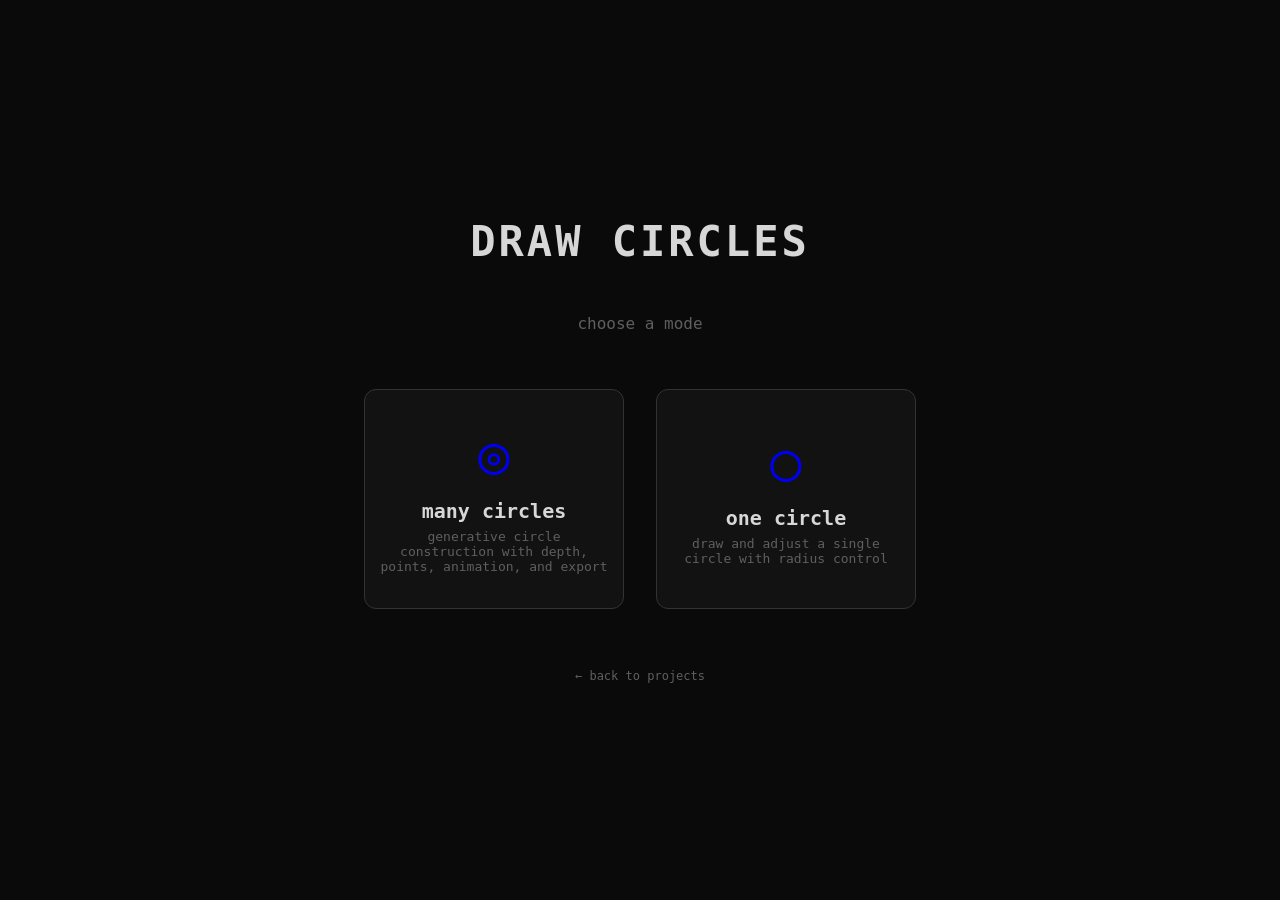
<file: draw-circles/index.html>
<!DOCTYPE html>
<html lang="en">
<head>
<meta charset="UTF-8">
<meta name="viewport" content="width=device-width, initial-scale=1.0">
<title>Draw Circles</title>
<style>
*{margin:0;padding:0;box-sizing:border-box}
html,body{width:100%;height:100%;overflow:hidden;font-family:monospace}
body{display:flex;flex-direction:column;align-items:center;justify-content:center;
     background:#0a0a0a;color:#ccc;gap:40px}
.menu-title{font-size:42px;font-weight:bold;color:#d7d7d7;letter-spacing:3px;margin-bottom:8px}
.menu-sub{font-size:16px;color:#5f5f5f;margin-bottom:16px}
.menu-options{display:flex;gap:32px;flex-wrap:wrap;justify-content:center}
.menu-card{display:flex;flex-direction:column;align-items:center;justify-content:center;
           width:260px;height:220px;background:#121212;border:1px solid #333;
           border-radius:12px;cursor:pointer;text-decoration:none;
           transition:background .2s,border-color .2s,transform .2s}
.menu-card:hover{background:#1a1a1a;border-color:#ffc832;transform:scale(1.04)}
.menu-card-icon{font-size:52px;margin-bottom:14px}
.menu-card-name{font-size:20px;font-weight:bold;color:#d7d7d7;margin-bottom:6px}
.menu-card-desc{font-size:13px;color:#5f5f5f;text-align:center;padding:0 12px}
.menu-footer{font-size:12px;color:#3a3a3a;margin-top:20px}
.menu-footer a{color:#5f5f5f;text-decoration:none}
.menu-footer a:hover{color:#ffc832}
</style>
</head>
<body>
<div class="menu-title">DRAW CIRCLES</div>
<div class="menu-sub">choose a mode</div>
<div class="menu-options">
  <a class="menu-card" href="./many-circles.html">
    <div class="menu-card-icon">◎</div>
    <div class="menu-card-name">many circles</div>
    <div class="menu-card-desc">generative circle construction with depth, points, animation, and export</div>
  </a>
  <a class="menu-card" href="./one-circle.html">
    <div class="menu-card-icon">○</div>
    <div class="menu-card-name">one circle</div>
    <div class="menu-card-desc">draw and adjust a single circle with radius control</div>
  </a>
</div>
<div class="menu-footer"><a href="../">← back to projects</a></div>
</body>
</html>
</file>
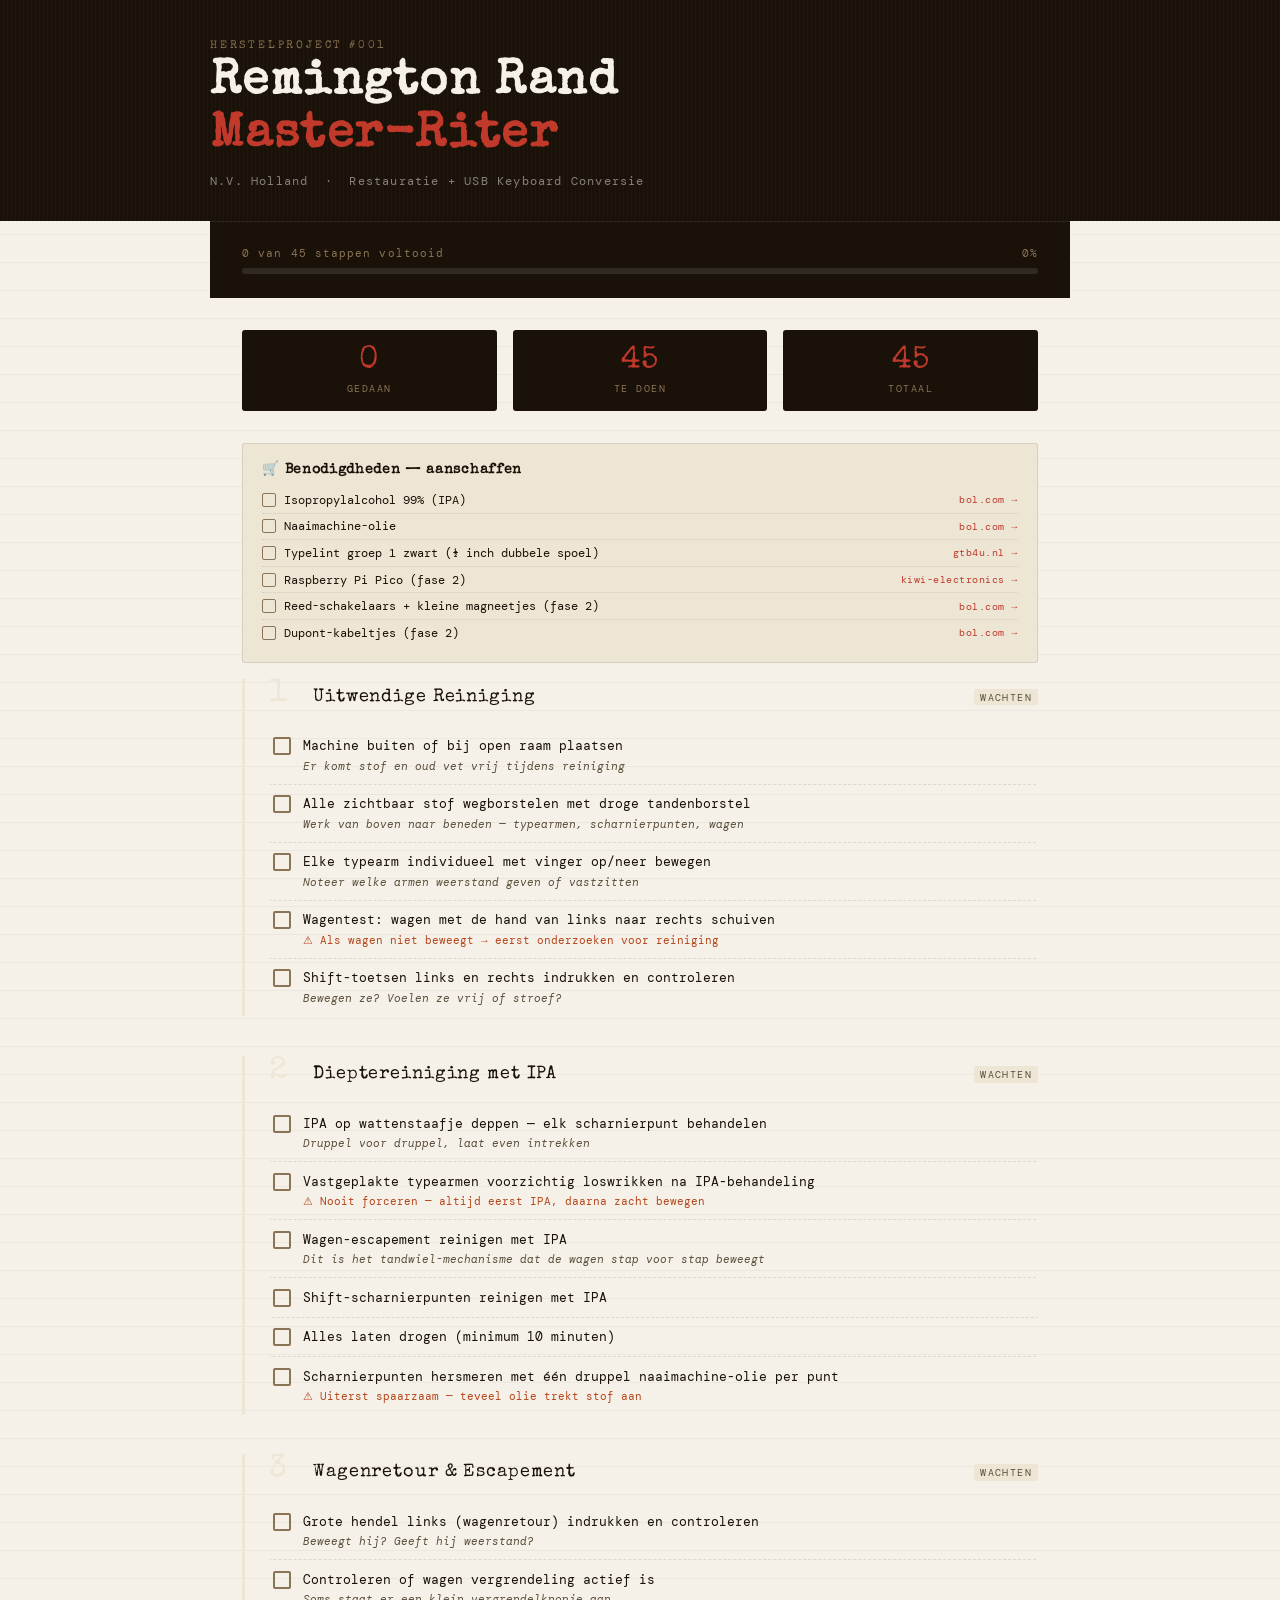
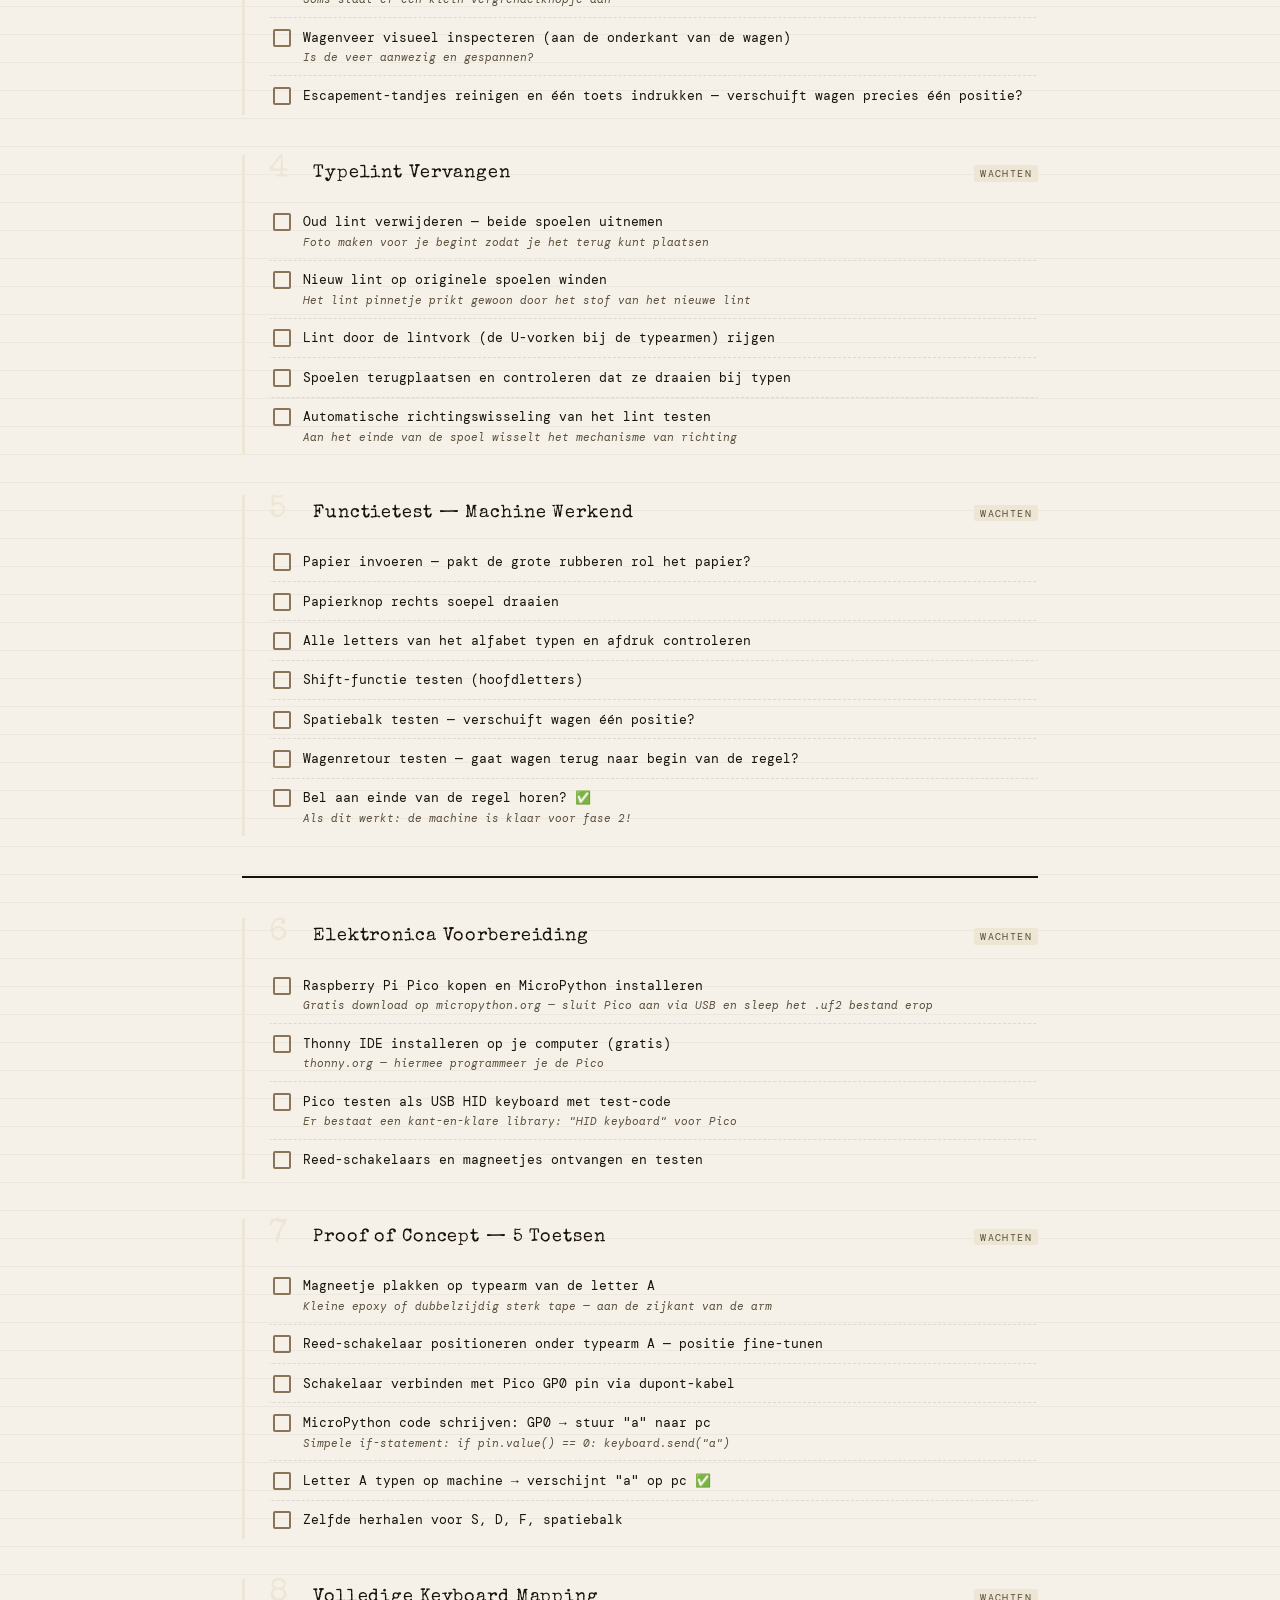
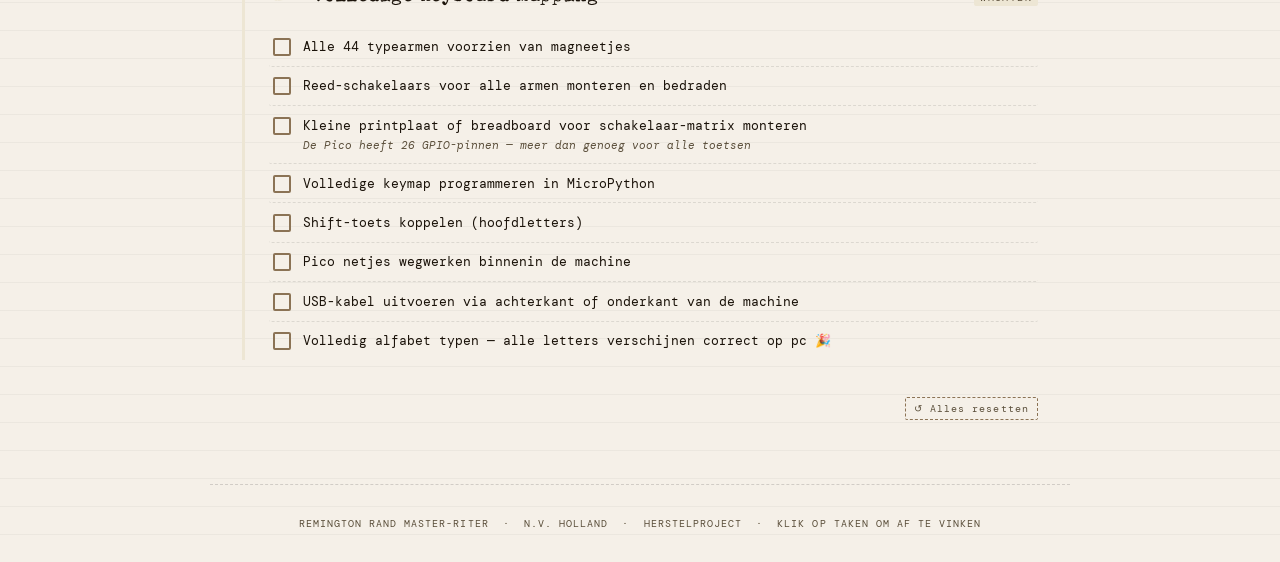
<file: typing-machine/index.html>
<!DOCTYPE html>
<html lang="nl">
<head>
<meta charset="UTF-8">
<meta name="viewport" content="width=device-width, initial-scale=1.0">
<title>Remington Rand — Herstelproject</title>
<link href="https://fonts.googleapis.com/css2?family=Special+Elite&family=DM+Mono:wght@300;400;500&display=swap" rel="stylesheet">
<style>
  :root {
    --ink: #1a1209;
    --paper: #f5f0e8;
    --paper-dark: #ede6d4;
    --ribbon-red: #c0392b;
    --ribbon-black: #1a1209;
    --key-metal: #8b7355;
    --accent: #c0392b;
    --done: #2d6a4f;
    --warn: #b5451b;
    --neutral: #5a4e3a;
  }

  * { box-sizing: border-box; margin: 0; padding: 0; }

  body {
    background: var(--paper);
    color: var(--ink);
    font-family: 'DM Mono', monospace;
    min-height: 100vh;
    background-image:
      repeating-linear-gradient(
        0deg,
        transparent,
        transparent 27px,
        rgba(0,0,0,0.04) 27px,
        rgba(0,0,0,0.04) 28px
      );
  }

  /* HEADER */
  header {
    background: var(--ink);
    color: var(--paper);
    padding: 2.5rem 2rem 2rem;
    position: relative;
    overflow: hidden;
  }

  header::before {
    content: '';
    position: absolute;
    inset: 0;
    background: repeating-linear-gradient(
      90deg,
      transparent,
      transparent 3px,
      rgba(255,255,255,0.02) 3px,
      rgba(255,255,255,0.02) 4px
    );
  }

  .header-inner {
    max-width: 860px;
    margin: 0 auto;
    position: relative;
  }

  .machine-label {
    font-family: 'Special Elite', cursive;
    font-size: 0.7rem;
    letter-spacing: 0.25em;
    text-transform: uppercase;
    color: var(--key-metal);
    margin-bottom: 0.4rem;
  }

  h1 {
    font-family: 'Special Elite', cursive;
    font-size: clamp(1.8rem, 5vw, 3rem);
    line-height: 1.1;
    letter-spacing: 0.03em;
    color: var(--paper);
  }

  h1 span {
    color: var(--ribbon-red);
  }

  .subtitle {
    margin-top: 0.6rem;
    font-size: 0.75rem;
    color: rgba(245,240,232,0.5);
    letter-spacing: 0.1em;
  }

  /* PROGRESS BAR */
  .progress-wrap {
    max-width: 860px;
    margin: 0 auto;
    padding: 1.5rem 2rem;
    background: var(--ink);
    border-top: 1px solid rgba(255,255,255,0.08);
  }

  .progress-label {
    display: flex;
    justify-content: space-between;
    font-size: 0.68rem;
    color: var(--key-metal);
    letter-spacing: 0.1em;
    margin-bottom: 0.5rem;
  }

  .progress-track {
    height: 6px;
    background: rgba(255,255,255,0.1);
    border-radius: 3px;
    overflow: hidden;
  }

  .progress-fill {
    height: 100%;
    background: linear-gradient(90deg, var(--ribbon-red), #e67e22);
    border-radius: 3px;
    transition: width 0.5s ease;
  }

  /* MAIN */
  main {
    max-width: 860px;
    margin: 0 auto;
    padding: 2rem;
  }

  /* PHASE BLOCKS */
  .phase {
    margin-bottom: 2.5rem;
    border-left: 3px solid var(--paper-dark);
    padding-left: 1.5rem;
    position: relative;
  }

  .phase.active { border-left-color: var(--ribbon-red); }
  .phase.complete { border-left-color: var(--done); }

  .phase-header {
    display: flex;
    align-items: baseline;
    gap: 0.75rem;
    margin-bottom: 1rem;
  }

  .phase-num {
    font-family: 'Special Elite', cursive;
    font-size: 2rem;
    color: var(--paper-dark);
    line-height: 1;
    min-width: 2rem;
  }

  .phase.active .phase-num { color: var(--ribbon-red); }
  .phase.complete .phase-num { color: var(--done); }

  .phase-title {
    font-family: 'Special Elite', cursive;
    font-size: 1.1rem;
    letter-spacing: 0.05em;
  }

  .phase-badge {
    font-size: 0.6rem;
    letter-spacing: 0.15em;
    text-transform: uppercase;
    padding: 0.2em 0.6em;
    border-radius: 2px;
    margin-left: auto;
  }

  .badge-active { background: var(--ribbon-red); color: white; }
  .badge-pending { background: var(--paper-dark); color: var(--neutral); }
  .badge-done { background: var(--done); color: white; }

  /* TASK LIST */
  .tasks { list-style: none; }

  .task {
    display: flex;
    align-items: flex-start;
    gap: 0.75rem;
    padding: 0.6rem 0;
    border-bottom: 1px dashed rgba(0,0,0,0.1);
    cursor: pointer;
    transition: background 0.15s;
    border-radius: 2px;
    padding-left: 0.25rem;
    padding-right: 0.25rem;
  }

  .task:last-child { border-bottom: none; }
  .task:hover { background: rgba(0,0,0,0.03); }

  .task-check {
    width: 18px;
    height: 18px;
    min-width: 18px;
    border: 2px solid var(--key-metal);
    border-radius: 2px;
    margin-top: 1px;
    display: flex;
    align-items: center;
    justify-content: center;
    font-size: 11px;
    color: white;
    transition: all 0.2s;
    background: transparent;
  }

  .task.done .task-check {
    background: var(--done);
    border-color: var(--done);
  }

  .task.done .task-check::after { content: '✓'; }

  .task-text {
    font-size: 0.8rem;
    line-height: 1.5;
    flex: 1;
  }

  .task.done .task-text {
    text-decoration: line-through;
    color: var(--neutral);
    opacity: 0.6;
  }

  .task-note {
    font-size: 0.68rem;
    color: var(--neutral);
    margin-top: 0.15rem;
    font-style: italic;
  }

  .task-warning {
    font-size: 0.68rem;
    color: var(--warn);
    margin-top: 0.15rem;
  }

  /* SUPPLIES BOX */
  .supplies-box {
    background: var(--paper-dark);
    border: 1px solid rgba(0,0,0,0.1);
    border-radius: 3px;
    padding: 1rem 1.2rem;
    margin-bottom: 1rem;
    font-size: 0.75rem;
  }

  .supplies-box h3 {
    font-family: 'Special Elite', cursive;
    font-size: 0.85rem;
    margin-bottom: 0.6rem;
    letter-spacing: 0.05em;
  }

  .supply-row {
    display: flex;
    align-items: center;
    gap: 0.5rem;
    padding: 0.3rem 0;
    border-bottom: 1px dotted rgba(0,0,0,0.1);
    cursor: pointer;
  }
  .supply-row:last-child { border-bottom: none; }

  .supply-check {
    width: 14px; height: 14px; min-width: 14px;
    border: 1.5px solid var(--key-metal);
    border-radius: 2px;
    display: flex; align-items: center; justify-content: center;
    font-size: 9px; color: white;
    transition: all 0.2s;
  }

  .supply-row.got .supply-check {
    background: var(--done);
    border-color: var(--done);
  }
  .supply-row.got .supply-check::after { content: '✓'; }
  .supply-row.got span { text-decoration: line-through; opacity: 0.5; }

  .supply-link {
    margin-left: auto;
    font-size: 0.62rem;
    color: var(--ribbon-red);
    text-decoration: none;
    letter-spacing: 0.05em;
  }
  .supply-link:hover { text-decoration: underline; }

  /* STATS */
  .stats {
    display: grid;
    grid-template-columns: repeat(3, 1fr);
    gap: 1rem;
    margin-bottom: 2rem;
  }

  .stat {
    background: var(--ink);
    color: var(--paper);
    padding: 1rem;
    border-radius: 3px;
    text-align: center;
  }

  .stat-num {
    font-family: 'Special Elite', cursive;
    font-size: 2rem;
    color: var(--ribbon-red);
    line-height: 1;
  }

  .stat-label {
    font-size: 0.6rem;
    letter-spacing: 0.15em;
    text-transform: uppercase;
    color: var(--key-metal);
    margin-top: 0.3rem;
  }

  /* DIVIDER */
  .divider {
    border: none;
    border-top: 2px solid var(--ink);
    margin: 2.5rem 0;
    position: relative;
  }

  .divider::after {
    content: '— ✦ —';
    position: absolute;
    top: -0.7em;
    left: 50%;
    transform: translateX(-50%);
    background: var(--paper);
    padding: 0 0.5rem;
    font-family: 'Special Elite', cursive;
    font-size: 0.85rem;
    color: var(--key-metal);
  }

  /* RESET BUTTON */
  .reset-btn {
    background: none;
    border: 1px dashed var(--key-metal);
    color: var(--neutral);
    font-family: 'DM Mono', monospace;
    font-size: 0.65rem;
    letter-spacing: 0.1em;
    padding: 0.4em 0.8em;
    cursor: pointer;
    border-radius: 2px;
    float: right;
    margin-top: -0.2rem;
  }
  .reset-btn:hover { border-color: var(--ribbon-red); color: var(--ribbon-red); }

  footer {
    text-align: center;
    padding: 2rem;
    font-size: 0.65rem;
    color: var(--neutral);
    letter-spacing: 0.1em;
    border-top: 1px dashed rgba(0,0,0,0.15);
    max-width: 860px;
    margin: 0 auto;
  }

  @media (max-width: 600px) {
    main, .progress-wrap { padding: 1rem; }
    .stats { grid-template-columns: repeat(3,1fr); gap: 0.5rem; }
    .stat-num { font-size: 1.4rem; }
  }
</style>
</head>
<body>

<header>
  <div class="header-inner">
    <div class="machine-label">Herstelproject #001</div>
    <h1>Remington Rand<br><span>Master-Riter</span></h1>
    <div class="subtitle">N.V. Holland &nbsp;·&nbsp; Restauratie + USB Keyboard Conversie</div>
  </div>
</header>

<div class="progress-wrap">
  <div class="progress-label">
    <span id="progress-text">Voortgang laden...</span>
    <span id="progress-pct">0%</span>
  </div>
  <div class="progress-track">
    <div class="progress-fill" id="progress-fill" style="width:0%"></div>
  </div>
</div>

<main>

  <!-- STATS -->
  <div class="stats">
    <div class="stat">
      <div class="stat-num" id="stat-done">0</div>
      <div class="stat-label">Gedaan</div>
    </div>
    <div class="stat">
      <div class="stat-num" id="stat-left">0</div>
      <div class="stat-label">Te doen</div>
    </div>
    <div class="stat">
      <div class="stat-num" id="stat-total">0</div>
      <div class="stat-label">Totaal</div>
    </div>
  </div>

  <!-- BENODIGDHEDEN -->
  <div class="supplies-box">
    <h3>🛒 Benodigdheden — aanschaffen</h3>
    <div class="supply-row" data-supply="ipa" onclick="toggleSupply(this)">
      <div class="supply-check"></div>
      <span>Isopropylalcohol 99% (IPA)</span>
      <a class="supply-link" href="https://www.bol.com/nl/nl/s/?searchtext=isopropylalcohol+99" target="_blank">bol.com →</a>
    </div>
    <div class="supply-row" data-supply="olie" onclick="toggleSupply(this)">
      <div class="supply-check"></div>
      <span>Naaimachine-olie</span>
      <a class="supply-link" href="https://www.bol.com/nl/nl/s/?searchtext=naaimachine+olie" target="_blank">bol.com →</a>
    </div>
    <div class="supply-row" data-supply="lint" onclick="toggleSupply(this)">
      <div class="supply-check"></div>
      <span>Typelint groep 1 zwart (½ inch dubbele spoel)</span>
      <a class="supply-link" href="https://www.gtb4u.nl/Inktlint-universeel-zwart/rood-gr.1-Scheidegger-DIN-32755,-gabrielle,-Remington,-vendex,-520825" target="_blank">gtb4u.nl →</a>
    </div>
    <div class="supply-row" data-supply="pico" onclick="toggleSupply(this)">
      <div class="supply-check"></div>
      <span>Raspberry Pi Pico (fase 2)</span>
      <a class="supply-link" href="https://www.kiwi-electronics.com/nl/raspberry-pi-pico-10091" target="_blank">kiwi-electronics →</a>
    </div>
    <div class="supply-row" data-supply="reed" onclick="toggleSupply(this)">
      <div class="supply-check"></div>
      <span>Reed-schakelaars + kleine magneetjes (fase 2)</span>
      <a class="supply-link" href="https://www.bol.com/nl/nl/s/?searchtext=reed+schakelaar+set" target="_blank">bol.com →</a>
    </div>
    <div class="supply-row" data-supply="kabels" onclick="toggleSupply(this)">
      <div class="supply-check"></div>
      <span>Dupont-kabeltjes (fase 2)</span>
      <a class="supply-link" href="https://www.bol.com/nl/nl/p/dailygoody-jumper-wires-set-10cm-male-male-female-jumper-kabels-breadboard-accessoires-kleurige-jumperdraden-ideaal-voor-elektronica-project/9300000290594414/?cid=1780597159401-1894670417515&bltgh=68d54492-aea5-4850-9c61-e11a2809879e.ProductList_Middle.2.ProductTitle" target="_blank">bol.com →</a>
    </div>
  </div>

  <!-- FASE 1 -->
  <div class="phase active" id="phase-1">
    <div class="phase-header">
      <div class="phase-num">1</div>
      <div>
        <div class="phase-title">Uitwendige Reiniging</div>
      </div>
      <span class="phase-badge badge-active" id="badge-1">Bezig</span>
    </div>
    <ul class="tasks" id="tasks-phase-1">
      <li class="task" onclick="toggleTask(this)">
        <div class="task-check"></div>
        <div class="task-text">
          Machine buiten of bij open raam plaatsen
          <div class="task-note">Er komt stof en oud vet vrij tijdens reiniging</div>
        </div>
      </li>
      <li class="task" onclick="toggleTask(this)">
        <div class="task-check"></div>
        <div class="task-text">
          Alle zichtbaar stof wegborstelen met droge tandenborstel
          <div class="task-note">Werk van boven naar beneden — typearmen, scharnierpunten, wagen</div>
        </div>
      </li>
      <li class="task" onclick="toggleTask(this)">
        <div class="task-check"></div>
        <div class="task-text">
          Elke typearm individueel met vinger op/neer bewegen
          <div class="task-note">Noteer welke armen weerstand geven of vastzitten</div>
        </div>
      </li>
      <li class="task" onclick="toggleTask(this)">
        <div class="task-check"></div>
        <div class="task-text">
          Wagentest: wagen met de hand van links naar rechts schuiven
          <div class="task-warning">⚠ Als wagen niet beweegt → eerst onderzoeken voor reiniging</div>
        </div>
      </li>
      <li class="task" onclick="toggleTask(this)">
        <div class="task-check"></div>
        <div class="task-text">
          Shift-toetsen links en rechts indrukken en controleren
          <div class="task-note">Bewegen ze? Voelen ze vrij of stroef?</div>
        </div>
      </li>
    </ul>
  </div>

  <!-- FASE 2 -->
  <div class="phase" id="phase-2">
    <div class="phase-header">
      <div class="phase-num">2</div>
      <div>
        <div class="phase-title">Dieptereiniging met IPA</div>
      </div>
      <span class="phase-badge badge-pending" id="badge-2">Wachten</span>
    </div>
    <ul class="tasks" id="tasks-phase-2">
      <li class="task" onclick="toggleTask(this)">
        <div class="task-check"></div>
        <div class="task-text">
          IPA op wattenstaafje deppen — elk scharnierpunt behandelen
          <div class="task-note">Druppel voor druppel, laat even intrekken</div>
        </div>
      </li>
      <li class="task" onclick="toggleTask(this)">
        <div class="task-check"></div>
        <div class="task-text">
          Vastgeplakte typearmen voorzichtig loswrikken na IPA-behandeling
          <div class="task-warning">⚠ Nooit forceren — altijd eerst IPA, daarna zacht bewegen</div>
        </div>
      </li>
      <li class="task" onclick="toggleTask(this)">
        <div class="task-check"></div>
        <div class="task-text">
          Wagen-escapement reinigen met IPA
          <div class="task-note">Dit is het tandwiel-mechanisme dat de wagen stap voor stap beweegt</div>
        </div>
      </li>
      <li class="task" onclick="toggleTask(this)">
        <div class="task-check"></div>
        <div class="task-text">
          Shift-scharnierpunten reinigen met IPA
        </div>
      </li>
      <li class="task" onclick="toggleTask(this)">
        <div class="task-check"></div>
        <div class="task-text">
          Alles laten drogen (minimum 10 minuten)
        </div>
      </li>
      <li class="task" onclick="toggleTask(this)">
        <div class="task-check"></div>
        <div class="task-text">
          Scharnierpunten hersmeren met één druppel naaimachine-olie per punt
          <div class="task-warning">⚠ Uiterst spaarzaam — teveel olie trekt stof aan</div>
        </div>
      </li>
    </ul>
  </div>

  <!-- FASE 3 -->
  <div class="phase" id="phase-3">
    <div class="phase-header">
      <div class="phase-num">3</div>
      <div>
        <div class="phase-title">Wagenretour & Escapement</div>
      </div>
      <span class="phase-badge badge-pending" id="badge-3">Wachten</span>
    </div>
    <ul class="tasks" id="tasks-phase-3">
      <li class="task" onclick="toggleTask(this)">
        <div class="task-check"></div>
        <div class="task-text">
          Grote hendel links (wagenretour) indrukken en controleren
          <div class="task-note">Beweegt hij? Geeft hij weerstand?</div>
        </div>
      </li>
      <li class="task" onclick="toggleTask(this)">
        <div class="task-check"></div>
        <div class="task-text">
          Controleren of wagen vergrendeling actief is
          <div class="task-note">Soms staat er een klein vergrendelknopje aan</div>
        </div>
      </li>
      <li class="task" onclick="toggleTask(this)">
        <div class="task-check"></div>
        <div class="task-text">
          Wagenveer visueel inspecteren (aan de onderkant van de wagen)
          <div class="task-note">Is de veer aanwezig en gespannen?</div>
        </div>
      </li>
      <li class="task" onclick="toggleTask(this)">
        <div class="task-check"></div>
        <div class="task-text">
          Escapement-tandjes reinigen en één toets indrukken — verschuift wagen precies één positie?
        </div>
      </li>
    </ul>
  </div>

  <!-- FASE 4 -->
  <div class="phase" id="phase-4">
    <div class="phase-header">
      <div class="phase-num">4</div>
      <div>
        <div class="phase-title">Typelint Vervangen</div>
      </div>
      <span class="phase-badge badge-pending" id="badge-4">Wachten</span>
    </div>
    <ul class="tasks" id="tasks-phase-4">
      <li class="task" onclick="toggleTask(this)">
        <div class="task-check"></div>
        <div class="task-text">
          Oud lint verwijderen — beide spoelen uitnemen
          <div class="task-note">Foto maken voor je begint zodat je het terug kunt plaatsen</div>
        </div>
      </li>
      <li class="task" onclick="toggleTask(this)">
        <div class="task-check"></div>
        <div class="task-text">
          Nieuw lint op originele spoelen winden
          <div class="task-note">Het lint pinnetje prikt gewoon door het stof van het nieuwe lint</div>
        </div>
      </li>
      <li class="task" onclick="toggleTask(this)">
        <div class="task-check"></div>
        <div class="task-text">
          Lint door de lintvork (de U-vorken bij de typearmen) rijgen
        </div>
      </li>
      <li class="task" onclick="toggleTask(this)">
        <div class="task-check"></div>
        <div class="task-text">
          Spoelen terugplaatsen en controleren dat ze draaien bij typen
        </div>
      </li>
      <li class="task" onclick="toggleTask(this)">
        <div class="task-check"></div>
        <div class="task-text">
          Automatische richtingswisseling van het lint testen
          <div class="task-note">Aan het einde van de spoel wisselt het mechanisme van richting</div>
        </div>
      </li>
    </ul>
  </div>

  <!-- FASE 5 -->
  <div class="phase" id="phase-5">
    <div class="phase-header">
      <div class="phase-num">5</div>
      <div>
        <div class="phase-title">Functietest — Machine Werkend</div>
      </div>
      <span class="phase-badge badge-pending" id="badge-5">Wachten</span>
    </div>
    <ul class="tasks" id="tasks-phase-5">
      <li class="task" onclick="toggleTask(this)">
        <div class="task-check"></div>
        <div class="task-text">Papier invoeren — pakt de grote rubberen rol het papier?</div>
      </li>
      <li class="task" onclick="toggleTask(this)">
        <div class="task-check"></div>
        <div class="task-text">Papierknop rechts soepel draaien</div>
      </li>
      <li class="task" onclick="toggleTask(this)">
        <div class="task-check"></div>
        <div class="task-text">Alle letters van het alfabet typen en afdruk controleren</div>
      </li>
      <li class="task" onclick="toggleTask(this)">
        <div class="task-check"></div>
        <div class="task-text">Shift-functie testen (hoofdletters)</div>
      </li>
      <li class="task" onclick="toggleTask(this)">
        <div class="task-check"></div>
        <div class="task-text">Spatiebalk testen — verschuift wagen één positie?</div>
      </li>
      <li class="task" onclick="toggleTask(this)">
        <div class="task-check"></div>
        <div class="task-text">Wagenretour testen — gaat wagen terug naar begin van de regel?</div>
      </li>
      <li class="task" onclick="toggleTask(this)">
        <div class="task-check"></div>
        <div class="task-text">
          Bel aan einde van de regel horen? ✅
          <div class="task-note">Als dit werkt: de machine is klaar voor fase 2!</div>
        </div>
      </li>
    </ul>
  </div>

  <hr class="divider">

  <!-- FASE 6 -->
  <div class="phase" id="phase-6">
    <div class="phase-header">
      <div class="phase-num">6</div>
      <div>
        <div class="phase-title">Elektronica Voorbereiding</div>
      </div>
      <span class="phase-badge badge-pending" id="badge-6">Wachten</span>
    </div>
    <ul class="tasks" id="tasks-phase-6">
      <li class="task" onclick="toggleTask(this)">
        <div class="task-check"></div>
        <div class="task-text">
          Raspberry Pi Pico kopen en MicroPython installeren
          <div class="task-note">Gratis download op micropython.org — sluit Pico aan via USB en sleep het .uf2 bestand erop</div>
        </div>
      </li>
      <li class="task" onclick="toggleTask(this)">
        <div class="task-check"></div>
        <div class="task-text">
          Thonny IDE installeren op je computer (gratis)
          <div class="task-note">thonny.org — hiermee programmeer je de Pico</div>
        </div>
      </li>
      <li class="task" onclick="toggleTask(this)">
        <div class="task-check"></div>
        <div class="task-text">
          Pico testen als USB HID keyboard met test-code
          <div class="task-note">Er bestaat een kant-en-klare library: "HID keyboard" voor Pico</div>
        </div>
      </li>
      <li class="task" onclick="toggleTask(this)">
        <div class="task-check"></div>
        <div class="task-text">Reed-schakelaars en magneetjes ontvangen en testen</div>
      </li>
    </ul>
  </div>

  <!-- FASE 7 -->
  <div class="phase" id="phase-7">
    <div class="phase-header">
      <div class="phase-num">7</div>
      <div>
        <div class="phase-title">Proof of Concept — 5 Toetsen</div>
      </div>
      <span class="phase-badge badge-pending" id="badge-7">Wachten</span>
    </div>
    <ul class="tasks" id="tasks-phase-7">
      <li class="task" onclick="toggleTask(this)">
        <div class="task-check"></div>
        <div class="task-text">
          Magneetje plakken op typearm van de letter A
          <div class="task-note">Kleine epoxy of dubbelzijdig sterk tape — aan de zijkant van de arm</div>
        </div>
      </li>
      <li class="task" onclick="toggleTask(this)">
        <div class="task-check"></div>
        <div class="task-text">Reed-schakelaar positioneren onder typearm A — positie fine-tunen</div>
      </li>
      <li class="task" onclick="toggleTask(this)">
        <div class="task-check"></div>
        <div class="task-text">
          Schakelaar verbinden met Pico GP0 pin via dupont-kabel
        </div>
      </li>
      <li class="task" onclick="toggleTask(this)">
        <div class="task-check"></div>
        <div class="task-text">
          MicroPython code schrijven: GP0 → stuur "a" naar pc
          <div class="task-note">Simpele if-statement: if pin.value() == 0: keyboard.send("a")</div>
        </div>
      </li>
      <li class="task" onclick="toggleTask(this)">
        <div class="task-check"></div>
        <div class="task-text">Letter A typen op machine → verschijnt "a" op pc ✅</div>
      </li>
      <li class="task" onclick="toggleTask(this)">
        <div class="task-check"></div>
        <div class="task-text">Zelfde herhalen voor S, D, F, spatiebalk</div>
      </li>
    </ul>
  </div>

  <!-- FASE 8 -->
  <div class="phase" id="phase-8">
    <div class="phase-header">
      <div class="phase-num">8</div>
      <div>
        <div class="phase-title">Volledige Keyboard Mapping</div>
      </div>
      <span class="phase-badge badge-pending" id="badge-8">Wachten</span>
    </div>
    <ul class="tasks" id="tasks-phase-8">
      <li class="task" onclick="toggleTask(this)">
        <div class="task-check"></div>
        <div class="task-text">Alle 44 typearmen voorzien van magneetjes</div>
      </li>
      <li class="task" onclick="toggleTask(this)">
        <div class="task-check"></div>
        <div class="task-text">Reed-schakelaars voor alle armen monteren en bedraden</div>
      </li>
      <li class="task" onclick="toggleTask(this)">
        <div class="task-check"></div>
        <div class="task-text">
          Kleine printplaat of breadboard voor schakelaar-matrix monteren
          <div class="task-note">De Pico heeft 26 GPIO-pinnen — meer dan genoeg voor alle toetsen</div>
        </div>
      </li>
      <li class="task" onclick="toggleTask(this)">
        <div class="task-check"></div>
        <div class="task-text">Volledige keymap programmeren in MicroPython</div>
      </li>
      <li class="task" onclick="toggleTask(this)">
        <div class="task-check"></div>
        <div class="task-text">Shift-toets koppelen (hoofdletters)</div>
      </li>
      <li class="task" onclick="toggleTask(this)">
        <div class="task-check"></div>
        <div class="task-text">Pico netjes wegwerken binnenin de machine</div>
      </li>
      <li class="task" onclick="toggleTask(this)">
        <div class="task-check"></div>
        <div class="task-text">
          USB-kabel uitvoeren via achterkant of onderkant van de machine
        </div>
      </li>
      <li class="task" onclick="toggleTask(this)">
        <div class="task-check"></div>
        <div class="task-text">
          Volledig alfabet typen — alle letters verschijnen correct op pc 🎉
        </div>
      </li>
    </ul>
  </div>

  <button class="reset-btn" onclick="resetAll()">↺ Alles resetten</button>
  <div style="clear:both; height: 2rem;"></div>

</main>

<footer>
  REMINGTON RAND MASTER-RITER &nbsp;·&nbsp; N.V. HOLLAND &nbsp;·&nbsp; HERSTELPROJECT &nbsp;·&nbsp; KLIK OP TAKEN OM AF TE VINKEN
</footer>

<script>
const STORAGE_KEY = 'remington_progress';

function getState() {
  try {
    return JSON.parse(localStorage.getItem(STORAGE_KEY)) || { tasks: {}, supplies: {} };
  } catch { return { tasks: {}, supplies: {} }; }
}

function saveState(state) {
  localStorage.setItem(STORAGE_KEY, JSON.stringify(state));
}

function getTaskId(el) {
  const phase = el.closest('.phase').id;
  const idx = Array.from(el.parentElement.children).indexOf(el);
  return `${phase}_${idx}`;
}

function toggleTask(el) {
  const state = getState();
  const id = getTaskId(el);
  state.tasks[id] = !state.tasks[id];
  saveState(state);
  applyState();
}

function toggleSupply(el) {
  const state = getState();
  const key = el.dataset.supply;
  state.supplies[key] = !state.supplies[key];
  saveState(state);
  applyState();
}

function applyState() {
  const state = getState();

  // Apply tasks
  document.querySelectorAll('.task').forEach(el => {
    const id = getTaskId(el);
    el.classList.toggle('done', !!state.tasks[id]);
  });

  // Apply supplies
  document.querySelectorAll('.supply-row').forEach(el => {
    el.classList.toggle('got', !!state.supplies[el.dataset.supply]);
  });

  // Update stats and progress
  const allTasks = document.querySelectorAll('.task');
  const doneTasks = document.querySelectorAll('.task.done');
  const total = allTasks.length;
  const done = doneTasks.length;
  const pct = total ? Math.round((done / total) * 100) : 0;

  document.getElementById('stat-done').textContent = done;
  document.getElementById('stat-left').textContent = total - done;
  document.getElementById('stat-total').textContent = total;
  document.getElementById('progress-fill').style.width = pct + '%';
  document.getElementById('progress-text').textContent = `${done} van ${total} stappen voltooid`;
  document.getElementById('progress-pct').textContent = pct + '%';

  // Update phase badges
  for (let i = 1; i <= 8; i++) {
    const phase = document.getElementById(`phase-${i}`);
    const badge = document.getElementById(`badge-${i}`);
    const phaseTasks = phase.querySelectorAll('.task');
    const phaseDone = phase.querySelectorAll('.task.done');

    phase.classList.remove('active', 'complete');
    badge.className = 'phase-badge';

    if (phaseDone.length === phaseTasks.length) {
      phase.classList.add('complete');
      badge.classList.add('badge-done');
      badge.textContent = 'Klaar ✓';
    } else if (phaseDone.length > 0) {
      phase.classList.add('active');
      badge.classList.add('badge-active');
      badge.textContent = 'Bezig';
    } else {
      badge.classList.add('badge-pending');
      badge.textContent = 'Wachten';
    }
  }
}

function resetAll() {
  if (confirm('Weet je zeker dat je alle voortgang wilt resetten?')) {
    localStorage.removeItem(STORAGE_KEY);
    applyState();
  }
}

// Init
applyState();
</script>

</body>
</html>
</file>
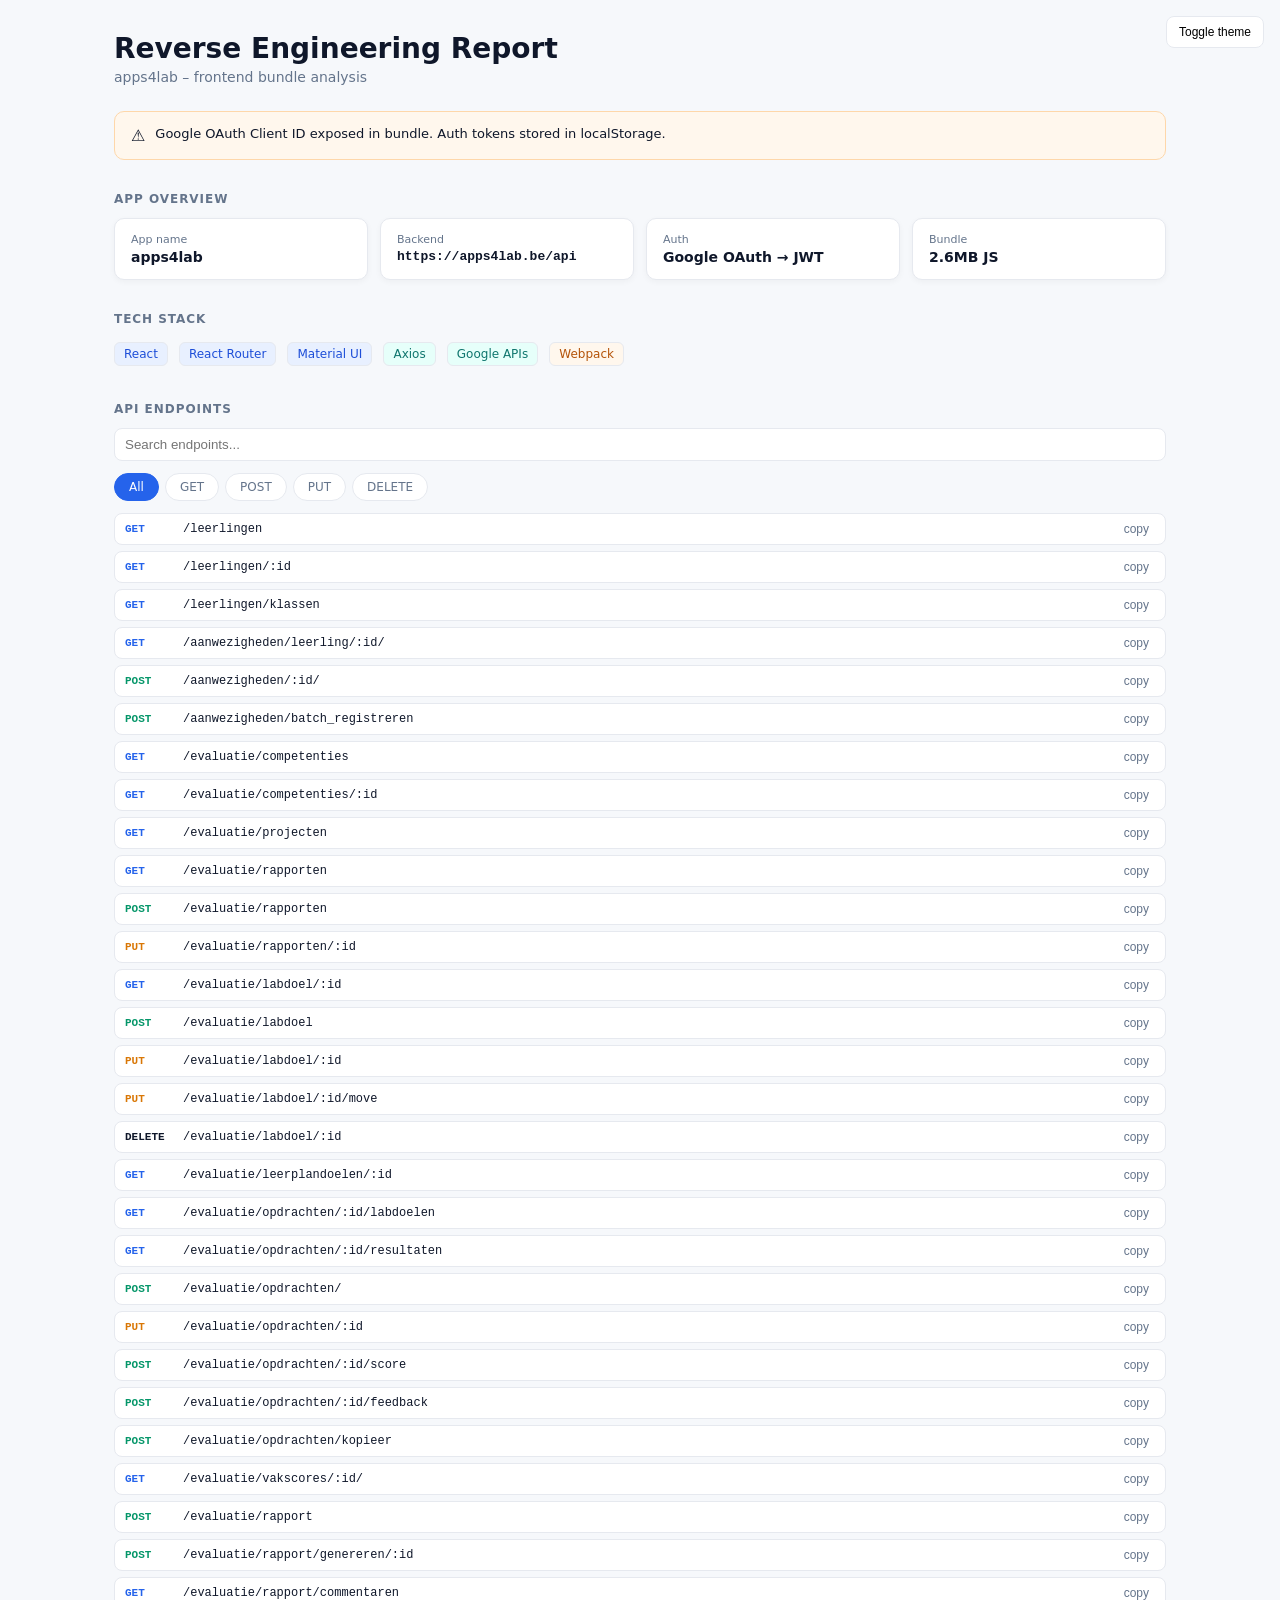
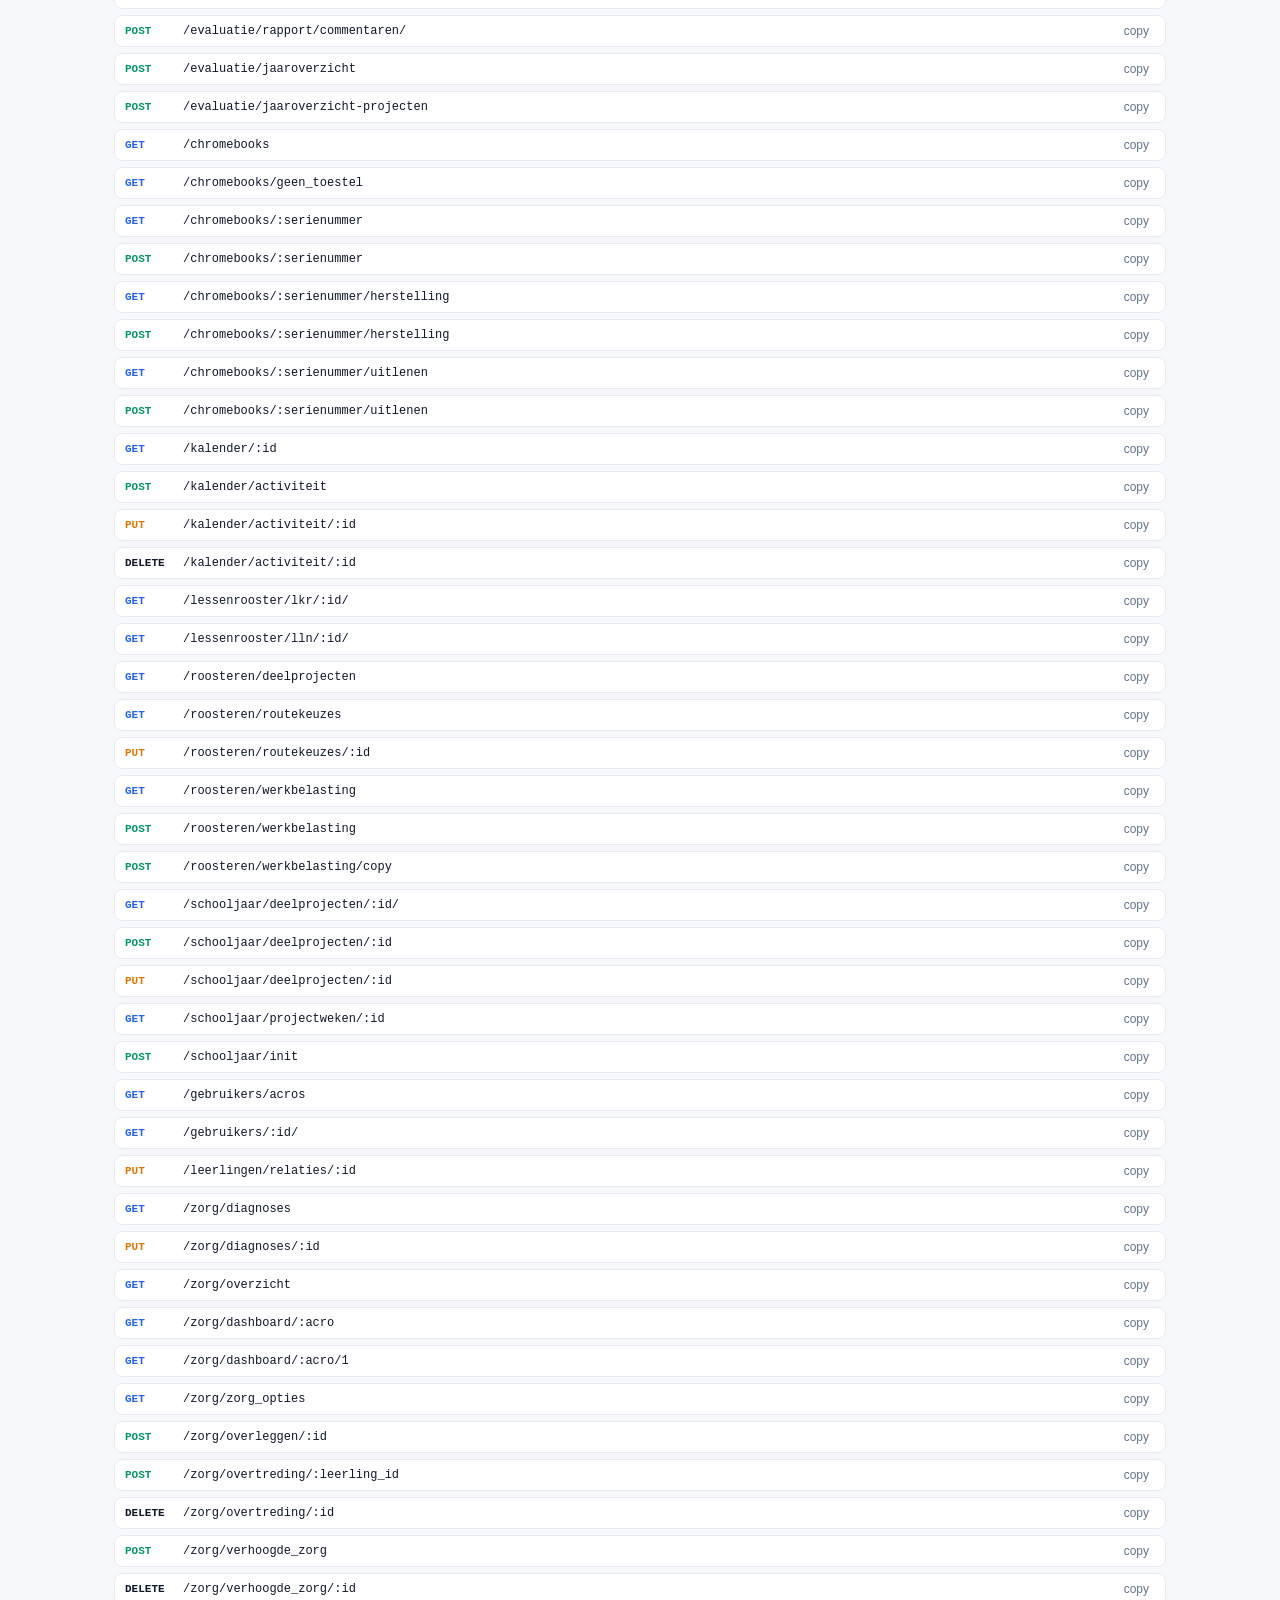
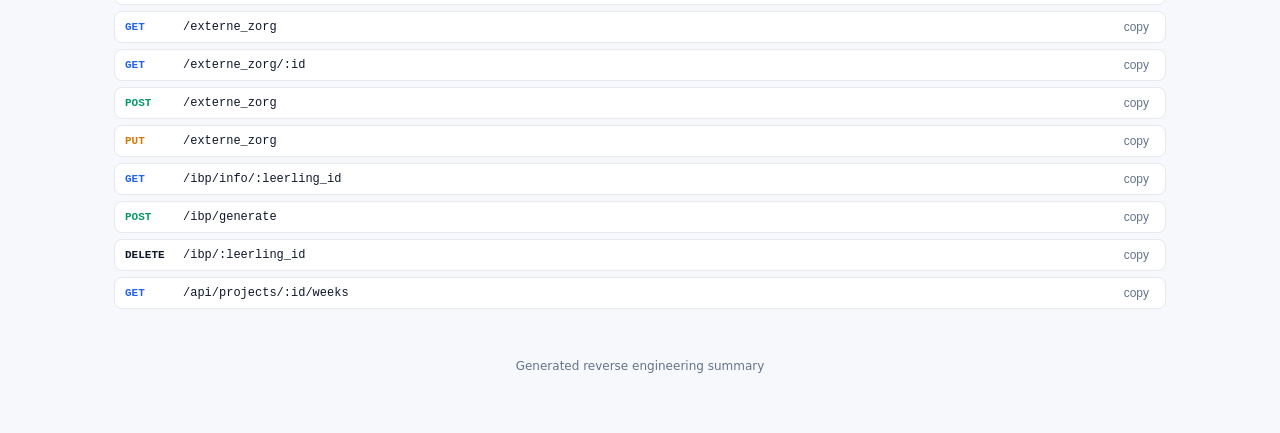
<file: main.html>
<!DOCTYPE html>
<html lang="en">
<head>
<meta charset="UTF-8" />
<meta name="viewport" content="width=device-width, initial-scale=1.0" />
<title>Reverse Engineering Report</title>
<style>
*{box-sizing:border-box}

:root{
  --bg:#f6f8fb;
  --card:#ffffff;
  --border:#e6e9ef;
  --text:#0f172a;
  --muted:#64748b;
  --accent:#2563eb;
  --radius:10px;
}

body{
  margin:0;
  background:var(--bg);
  font-family:Inter,system-ui,-apple-system,Segoe UI,Roboto,sans-serif;
  color:var(--text);
}

.container{
  max-width:1100px;
  margin:auto;
  padding:32px 24px 60px;
}

header{
  margin-bottom:26px;
}

h1{
  margin:0 0 4px 0;
  font-size:28px;
}

.subtitle{
  color:var(--muted);
  font-size:14px;
}

.section{
  margin-top:32px;
}

.section-title{
  font-size:12px;
  font-weight:700;
  text-transform:uppercase;
  letter-spacing:.08em;
  color:var(--muted);
  margin-bottom:12px;
}

.cards{
  display:grid;
  grid-template-columns:repeat(auto-fill,minmax(220px,1fr));
  gap:12px;
}

.card{
  background:var(--card);
  border:1px solid var(--border);
  border-radius:var(--radius);
  padding:14px 16px;
  box-shadow:0 2px 6px rgba(0,0,0,0.04);
  transition:all .15s ease;
}

.card:hover{
  transform:translateY(-2px);
  box-shadow:0 6px 14px rgba(0,0,0,0.07);
}

.card-label{
  font-size:11px;
  color:var(--muted);
}

.card-value{
  font-size:14px;
  font-weight:600;
  margin-top:3px;
}

.mono{
  font-family:ui-monospace,SFMono-Regular,Menlo,monospace;
  font-size:13px;
}

.tag{
  display:inline-block;
  font-size:12px;
  padding:4px 9px;
  border-radius:6px;
  margin:4px 6px 4px 0;
  border:1px solid var(--border);
  background:#f1f5f9;
}

.tag.blue{background:#e8f0ff;color:#1d4ed8}
.tag.teal{background:#e6fffa;color:#0f766e}
.tag.amber{background:#fff7ed;color:#b45309}
.tag.red{background:#fee2e2;color:#b91c1c}

.alert{
  display:flex;
  gap:10px;
  padding:14px 16px;
  border-radius:var(--radius);
  background:#fff7ed;
  border:1px solid #fed7aa;
  font-size:13px;
}

.alert-icon{
  font-size:16px;
}

.tools{
  display:flex;
  gap:10px;
  margin-bottom:12px;
}

.search{
  flex:1;
  padding:8px 10px;
  border-radius:8px;
  border:1px solid var(--border);
}

.tabs{
  display:flex;
  gap:6px;
  margin-bottom:12px;
}

.tab{
  font-size:12px;
  padding:6px 14px;
  border-radius:20px;
  border:1px solid var(--border);
  background:white;
  color:var(--muted);
  cursor:pointer;
}

.tab.active{
  background:var(--accent);
  color:white;
  border-color:var(--accent);
}

.endpoint-list{
  display:flex;
  flex-direction:column;
  gap:6px;
}

.ep{
  display:flex;
  align-items:center;
  gap:10px;
  font-family:ui-monospace,SFMono-Regular,Menlo,monospace;
  font-size:12px;
  background:var(--card);
  border:1px solid var(--border);
  border-radius:8px;
  padding:7px 10px;
}

.ep:hover{
  background:#f8fafc;
}

.method{
  font-weight:700;
  font-size:11px;
  width:48px;
}

.get{color:#2563eb}
.post{color:#059669}
.put{color:#d97706}
.del{color:#dc2626}

.path{
  flex:1;
}

.copy{
  border:none;
  background:transparent;
  cursor:pointer;
  font-size:12px;
  color:var(--muted);
}

.copy:hover{
  color:var(--accent);
}

.footer{
  margin-top:50px;
  font-size:12px;
  color:var(--muted);
  text-align:center;
}

.dark-toggle{
  position:fixed;
  top:16px;
  right:16px;
  padding:8px 12px;
  border-radius:8px;
  border:1px solid var(--border);
  background:white;
  cursor:pointer;
  font-size:12px;
}

body.dark{
  --bg:#0f172a;
  --card:#1e293b;
  --border:#334155;
  --text:#e2e8f0;
  --muted:#94a3b8;
}

</style>
</head>

<body>

<button class="dark-toggle" onclick="toggleDark()">Toggle theme</button>

<div class="container">

<header>
<h1>Reverse Engineering Report</h1>
<div class="subtitle">apps4lab – frontend bundle analysis</div>
</header>

<div class="alert">
<span class="alert-icon">⚠</span>
<span>Google OAuth Client ID exposed in bundle. Auth tokens stored in localStorage.</span>
</div>

<div class="section">
<div class="section-title">App overview</div>

<div class="cards">
<div class="card"><div class="card-label">App name</div><div class="card-value">apps4lab</div></div>
<div class="card"><div class="card-label">Backend</div><div class="card-value mono">https://apps4lab.be/api</div></div>
<div class="card"><div class="card-label">Auth</div><div class="card-value">Google OAuth → JWT</div></div>
<div class="card"><div class="card-label">Bundle</div><div class="card-value">2.6MB JS</div></div>
</div>

</div>

<div class="section">
<div class="section-title">Tech stack</div>

<span class="tag blue">React</span>
<span class="tag blue">React Router</span>
<span class="tag blue">Material UI</span>
<span class="tag teal">Axios</span>
<span class="tag teal">Google APIs</span>
<span class="tag amber">Webpack</span>

</div>

<div class="section">
<div class="section-title">API endpoints</div>

<div class="tools">
<input class="search" placeholder="Search endpoints..." id="search" />
</div>

<div class="tabs">
<div class="tab active" data-method="all">All</div>
<div class="tab" data-method="get">GET</div>
<div class="tab" data-method="post">POST</div>
<div class="tab" data-method="put">PUT</div>
<div class="tab" data-method="del">DELETE</div>
</div>

<div class="endpoint-list" id="list"></div>

</div>

<div class="footer">Generated reverse engineering summary</div>

</div>

<script>

const endpoints = [

['GET','/leerlingen'],
['GET','/leerlingen/:id'],
['GET','/leerlingen/klassen'],

['GET','/aanwezigheden/leerling/:id/'],
['POST','/aanwezigheden/:id/'],
['POST','/aanwezigheden/batch_registreren'],

['GET','/evaluatie/competenties'],
['GET','/evaluatie/competenties/:id'],
['GET','/evaluatie/projecten'],
['GET','/evaluatie/rapporten'],
['POST','/evaluatie/rapporten'],
['PUT','/evaluatie/rapporten/:id'],

['GET','/evaluatie/labdoel/:id'],
['POST','/evaluatie/labdoel'],
['PUT','/evaluatie/labdoel/:id'],
['PUT','/evaluatie/labdoel/:id/move'],
['DELETE','/evaluatie/labdoel/:id'],

['GET','/evaluatie/leerplandoelen/:id'],
['GET','/evaluatie/opdrachten/:id/labdoelen'],
['GET','/evaluatie/opdrachten/:id/resultaten'],

['POST','/evaluatie/opdrachten/'],
['PUT','/evaluatie/opdrachten/:id'],
['POST','/evaluatie/opdrachten/:id/score'],
['POST','/evaluatie/opdrachten/:id/feedback'],
['POST','/evaluatie/opdrachten/kopieer'],

['GET','/evaluatie/vakscores/:id/'],

['POST','/evaluatie/rapport'],
['POST','/evaluatie/rapport/genereren/:id'],

['GET','/evaluatie/rapport/commentaren'],
['POST','/evaluatie/rapport/commentaren/'],

['POST','/evaluatie/jaaroverzicht'],
['POST','/evaluatie/jaaroverzicht-projecten'],

['GET','/chromebooks'],
['GET','/chromebooks/geen_toestel'],
['GET','/chromebooks/:serienummer'],
['POST','/chromebooks/:serienummer'],

['GET','/chromebooks/:serienummer/herstelling'],
['POST','/chromebooks/:serienummer/herstelling'],

['GET','/chromebooks/:serienummer/uitlenen'],
['POST','/chromebooks/:serienummer/uitlenen'],

['GET','/kalender/:id'],
['POST','/kalender/activiteit'],
['PUT','/kalender/activiteit/:id'],
['DELETE','/kalender/activiteit/:id'],

['GET','/lessenrooster/lkr/:id/'],
['GET','/lessenrooster/lln/:id/'],

['GET','/roosteren/deelprojecten'],
['GET','/roosteren/routekeuzes'],
['PUT','/roosteren/routekeuzes/:id'],

['GET','/roosteren/werkbelasting'],
['POST','/roosteren/werkbelasting'],
['POST','/roosteren/werkbelasting/copy'],

['GET','/schooljaar/deelprojecten/:id/'],
['POST','/schooljaar/deelprojecten/:id'],
['PUT','/schooljaar/deelprojecten/:id'],

['GET','/schooljaar/projectweken/:id'],
['POST','/schooljaar/init'],

['GET','/gebruikers/acros'],
['GET','/gebruikers/:id/'],

['PUT','/leerlingen/relaties/:id'],

['GET','/zorg/diagnoses'],
['PUT','/zorg/diagnoses/:id'],
['GET','/zorg/overzicht'],

['GET','/zorg/dashboard/:acro'],
['GET','/zorg/dashboard/:acro/1'],

['GET','/zorg/zorg_opties'],
['POST','/zorg/overleggen/:id'],

['POST','/zorg/overtreding/:leerling_id'],
['DELETE','/zorg/overtreding/:id'],

['POST','/zorg/verhoogde_zorg'],
['DELETE','/zorg/verhoogde_zorg/:id'],

['GET','/externe_zorg'],
['GET','/externe_zorg/:id'],
['POST','/externe_zorg'],
['PUT','/externe_zorg'],

['GET','/ibp/info/:leerling_id'],
['POST','/ibp/generate'],
['DELETE','/ibp/:leerling_id'],

['GET','/api/projects/:id/weeks']

];

const list=document.getElementById('list')

function render(){

const q=document.getElementById('search').value.toLowerCase()

const method=document.querySelector('.tab.active').dataset.method

list.innerHTML=''

endpoints.forEach(([m,p])=>{

if(method!=='all'&&method!==m.toLowerCase())return

if(!p.includes(q)&&!m.toLowerCase().includes(q))return

const el=document.createElement('div')

el.className='ep'

el.innerHTML=`

<span class="method ${m.toLowerCase()}">${m}</span>

<span class="path">${p}</span>

<button class="copy">copy</button>

`

el.querySelector('.copy').onclick=()=>{

navigator.clipboard.writeText(m+' '+p)

}

list.appendChild(el)

})

}

render()

document.getElementById('search').oninput=render

Array.from(document.querySelectorAll('.tab')).forEach(t=>{

 t.onclick=()=>{

 document.querySelectorAll('.tab').forEach(x=>x.classList.remove('active'))

 t.classList.add('active')

 render()

 }

})

function toggleDark(){

 document.body.classList.toggle('dark')

}

</script>

</body>
</html>
</file>
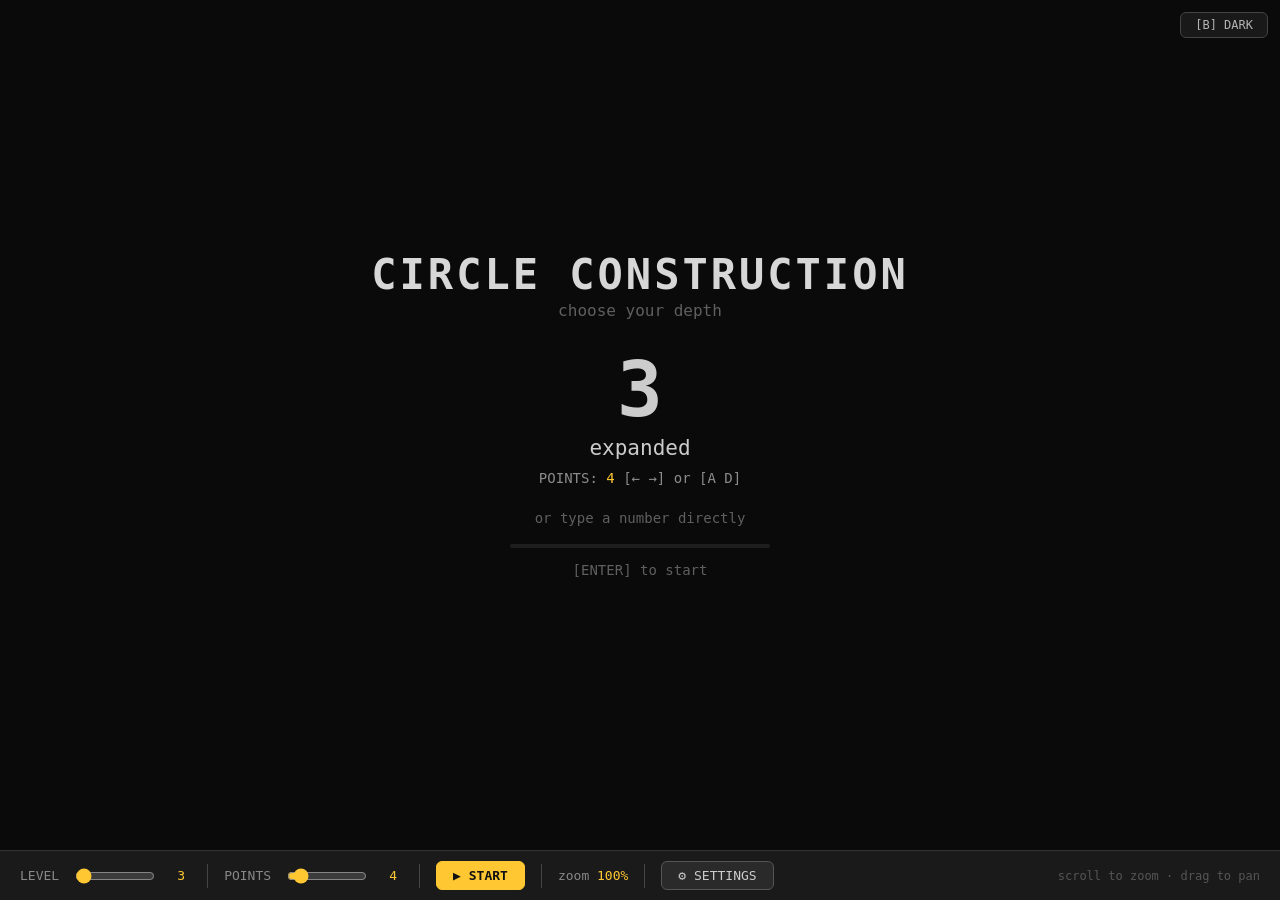
<file: draw-circles/many-circles.html>
<!DOCTYPE html>
<html lang="en">
<head>
<meta charset="UTF-8">
<meta name="viewport" content="width=device-width, initial-scale=1.0">
<title>Circle Construction</title>
<style>
*{margin:0;padding:0;box-sizing:border-box}
html,body{width:100%;height:100%;overflow:hidden;font-family:monospace}

body{display:flex;flex-direction:column;
     background:#0a0a0a;color:#ccc;
     transition:background .25s}

#canvas-wrap{flex:1;position:relative;overflow:hidden}
#canvas-wrap canvas{display:block;width:100%;height:100%;position:absolute;top:0;left:0}

/* ── INTRO OVERLAY ── */
#intro{position:absolute;top:0;left:0;width:100%;height:100%;
       display:flex;flex-direction:column;align-items:center;
       justify-content:center;pointer-events:none}
#intro > *{pointer-events:auto}
.intro-title{font-size:42px;font-weight:bold;color:#d7d7d7;
             letter-spacing:3px;margin-bottom:2px}
.intro-sub{font-size:16px;color:#5f5f5f;margin-bottom:32px}
.intro-level{font-size:76px;font-weight:bold;line-height:1}
.intro-name{font-size:21px;margin-top:8px;margin-bottom:10px}
.intro-pts{font-size:14px;color:#8c8c8c;margin-bottom:24px}
.intro-pts .hl{color:#ffc832}
.intro-type{font-size:14px;color:#5f5f5f;margin-bottom:18px}
.intro-type .act{color:#ffc832}
.intro-bar-wrap{width:260px;height:4px;background:#1e1e1e;
                border-radius:2px;overflow:hidden;margin-bottom:14px}
.intro-bar-fill{height:100%;border-radius:2px;transition:width .15s}
.intro-enter{font-size:14px;color:#5f5f5f;margin-bottom:22px}
.intro-dots{display:flex;gap:14px;align-items:center}
.intro-dot{width:7px;height:7px;border-radius:50%;background:#1e1e1e;
           transition:background .15s}
.intro-dot.act{background:#ffc832}
.intro-dots-extra{font-size:14px;color:rgb(80,200,255);margin-left:4px}

/* ── BOTTOM UI BAR ── */
#ui{display:flex;align-items:center;gap:16px;padding:10px 20px;
    background:#1a1a1a;border-top:1px solid #333;
    flex-wrap:wrap;user-select:none;
    transition:background .25s,border-color .25s}
#ui label{font-size:13px;color:#888;transition:color .25s}
#ui input[type=range]{width:80px;accent-color:#ffc832}
#ui .val{font-size:13px;color:#ffc832;min-width:20px;text-align:center}
#ui button{padding:6px 16px;font:13px monospace;background:#2a2a2a;
           color:#ccc;border:1px solid #555;border-radius:6px;
           cursor:pointer;transition:background .2s,color .2s,border-color .2s}
#ui button:hover{background:#3a3a3a;color:#ffc832;border-color:#ffc832}
#ui button.prim{background:#ffc832;color:#111;border-color:#ffc832;font-weight:bold}
#ui button.prim:hover{background:#ffd966}
#ui .sep{width:1px;height:24px;background:#444;transition:background .25s}
#zoom-display{font-size:13px;color:#888;min-width:70px;text-align:center}
#zoom-display .hl{color:#ffc832}

#theme-btn{position:absolute;top:12px;right:12px;padding:5px 14px;
           font:12px monospace;background:#191919;color:#b4b4b4;
           border:1px solid #444;border-radius:6px;cursor:pointer;z-index:10;
           transition:background .25s,color .25s,border-color .25s}
#theme-btn:hover{color:#ffc832;border-color:#ffc832}

/* ── COMPLETION OVERLAY ── */
#complete-overlay{position:absolute;top:0;left:0;width:100%;height:100%;
  background:rgba(0,0,0,.72);display:none;flex-direction:column;
  align-items:center;justify-content:center;z-index:20;pointer-events:none}
#complete-overlay>*{pointer-events:auto}
.complete-title{font-size:22px;font-weight:bold;color:#ffc832;margin-bottom:28px;
  letter-spacing:2px}
.complete-actions{display:flex;gap:18px}
.complete-actions button{padding:10px 26px;font:15px monospace;font-weight:bold;
  background:#2a2a2a;color:#ccc;border:1px solid #666;border-radius:8px;
  cursor:pointer;transition:background .2s,color .2s,border-color .2s}
.complete-actions button:hover{background:#3a3a3a;color:#ffc832;border-color:#ffc832}
#choice-look-btn{background:#1a3a2a;border-color:#2a6a4a;color:#8f8}
#choice-look-btn:hover{background:#2a5a3a;color:#afa;border-color:#4a9a6a}
#menu-btn{display:none}

/* ── LIGHT MODE ── */
body.light{background:#f5f0eb;color:#555}
body.light #ui{background:#e6e0d8;border-color:#ccc}
body.light #ui label{color:#888}
body.light #ui button{background:#ddd8d0;color:#444;border-color:#bbb}
body.light #ui button:hover{background:#d0cac0;color:#333;border-color:#a80}
body.light #ui button.prim{background:#c90;color:#fff;border-color:#c90}
body.light #ui button.prim:hover{background:#da1}
body.light #ui .sep{background:#ccc}
body.light #zoom-display{color:#999}
body.light #theme-btn{background:#ddd8d0;color:#555;border-color:#bbb}
body.light #theme-btn:hover{color:#a80;border-color:#a80}
body.light .intro-title{color:#333}
body.light .intro-sub{color:#999}
body.light .intro-pts{color:#999}
body.light .intro-type{color:#999}
body.light .intro-enter{color:#999}
body.light .intro-bar-wrap{background:#ddd}
body.light .intro-dot{background:#ddd}

/* ── SETTINGS PANEL ── */
#settings-overlay{position:absolute;top:0;left:0;width:100%;height:100%;
  background:rgba(0,0,0,.72);display:none;flex-direction:column;
  align-items:center;justify-content:center;z-index:30;pointer-events:none}
#settings-overlay>*{pointer-events:auto}
.settings-panel{background:#121212;border:1px solid #3c3c3c;
  border-radius:10px;padding:24px 32px;width:460px;max-width:92%}
.settings-title{font-size:20px;font-weight:bold;color:#ffc832;
  text-align:center;margin-bottom:16px;letter-spacing:2px}
.settings-row{display:flex;align-items:center;padding:8px 0;
  border-bottom:1px solid #222}
.settings-row:last-child{border:none}
.settings-label{font-size:14px;color:#d7d7d7;flex:1}
.settings-control{display:flex;align-items:center;gap:10px}
.settings-control input[type=range]{width:120px;accent-color:#ffc832}
.settings-control .val{font-size:13px;color:#ffc832;min-width:50px;text-align:right}
.settings-toggle{position:relative;width:40px;height:22px;cursor:pointer}
.settings-toggle input{opacity:0;width:0;height:0}
.settings-toggle .slider{position:absolute;inset:0;background:#323232;
  border-radius:22px;transition:.2s}
.settings-toggle .slider::before{content:'';position:absolute;left:3px;top:3px;
  width:16px;height:16px;background:#888;border-radius:50%;transition:.2s}
.settings-toggle input:checked+.slider{background:#50dc78}
.settings-toggle input:checked+.slider::before{background:#fff;transform:translateX(18px)}
.settings-hint{font-size:12px;color:#464646;text-align:center;margin-top:14px}

/* ── EXPORT BUTTONS ── */
.export-actions{display:flex;gap:18px;margin-top:14px}
.export-actions button{padding:10px 26px;font:15px monospace;font-weight:bold;
  background:#1a2a2a;color:#8cc;border:1px solid #2a6a6a;border-radius:8px;
  cursor:pointer;transition:background .2s,color .2s,border-color .2s}
.export-actions button:hover{background:#2a4a4a;color:#aff;border-color:#4a9a9a}

/* hidden by inline style initially, shown via JS on LOOK AROUND */

/* ── HUD ── */
#hud{position:absolute;top:56px;left:14px;font:13px monospace;color:#828282;
  line-height:1.8;pointer-events:none;z-index:5}
body.light #hud{color:#999}
</style>
</head>
<body>

<div id="canvas-wrap">
  <canvas id="b"></canvas>
  <canvas id="c"></canvas>

  <div id="intro">
    <div class="intro-title">CIRCLE CONSTRUCTION</div>
    <div class="intro-sub">choose your depth</div>
    <div class="intro-level" id="lvlNum">3</div>
    <div class="intro-name" id="lvlName">expanded</div>
    <div class="intro-pts" id="ptsLine">POINTS: <span class="hl">4</span>  [← →] or [A D]</div>
    <div class="intro-type" id="typeLine">or type a number directly</div>
    <div class="intro-bar-wrap"><div class="intro-bar-fill" id="barFill"></div></div>
    <div class="intro-enter">[ENTER] to start</div>
    <div class="intro-dots" id="dotsWrap"></div>
  </div>

  <button id="theme-btn">[B] DARK</button>

  <div id="hud"></div>

  <div id="settings-overlay">
    <div class="settings-panel">
      <div class="settings-title">⚙ SETTINGS</div>
      <div class="settings-row">
        <span class="settings-label">base radius</span>
        <div class="settings-control">
          <input type="range" id="s-base-radius" min="40" max="400" value="140" step="10">
          <span class="val" id="s-base-radius-val">140px</span>
        </div>
      </div>
      <div class="settings-row">
        <span class="settings-label">speed</span>
        <div class="settings-control">
          <input type="range" id="s-speed" min="0.25" max="8" value="1" step="0.25">
          <span class="val" id="s-speed-val">1.00x</span>
        </div>
      </div>
      <div class="settings-row">
        <span class="settings-label">show circle count</span>
        <div class="settings-control">
          <label class="settings-toggle">
            <input type="checkbox" id="s-show-circles" checked>
            <span class="slider"></span>
          </label>
        </div>
      </div>
      <div class="settings-row">
        <span class="settings-label">show level</span>
        <div class="settings-control">
          <label class="settings-toggle">
            <input type="checkbox" id="s-show-level" checked>
            <span class="slider"></span>
          </label>
        </div>
      </div>
      <div class="settings-row">
        <span class="settings-label">show total levels</span>
        <div class="settings-control">
          <label class="settings-toggle">
            <input type="checkbox" id="s-show-total-levels">
            <span class="slider"></span>
          </label>
        </div>
      </div>
      <div class="settings-row">
        <span class="settings-label">show zoom</span>
        <div class="settings-control">
          <label class="settings-toggle">
            <input type="checkbox" id="s-show-zoom" checked>
            <span class="slider"></span>
          </label>
        </div>
      </div>
      <div class="settings-row">
        <span class="settings-label">show speed</span>
        <div class="settings-control">
          <label class="settings-toggle">
            <input type="checkbox" id="s-show-speed" checked>
            <span class="slider"></span>
          </label>
        </div>
      </div>
      <div class="settings-hint">[TAB] or [ENTER] back &middot; arrows to adjust</div>
    </div>
  </div>

  <div id="complete-overlay">
    <div class="complete-title">CONSTRUCTION COMPLETE</div>
    <div class="complete-actions">
      <button id="choice-menu-btn">← MAIN MENU</button>
      <button id="choice-look-btn">LOOK AROUND</button>
    </div>
    <div class="export-actions">
      <button id="choice-svg-btn">EXPORT SVG</button>
      <button id="choice-png-btn">EXPORT PNG</button>
    </div>
    <div id="export-msg" style="font:14px monospace;color:#8c8;margin-top:16px"></div>
  </div>
</div>

<div id="ui">
  <label>LEVEL</label>
  <input type="range" id="level-slider" min="1" max="99" value="3">
  <span class="val" id="level-val">3</span>
  <div class="sep"></div>
  <label>POINTS</label>
  <input type="range" id="pts-slider" min="2" max="24" value="4">
  <span class="val" id="pts-val">4</span>
  <div class="sep"></div>
  <button id="start-btn" class="prim">▶ START</button>
  <button id="pause-btn" disabled style="display:none">▐▐ PAUSE</button>
  <button id="restart-btn" disabled style="display:none">↺ RESTART</button>
  <button id="export-svg-btn-look" disabled style="display:none">EXPORT SVG</button>
  <button id="export-png-btn-look" disabled style="display:none">EXPORT PNG</button>
  <button id="menu-btn">← MENU</button>
  <div class="sep"></div>
  <span id="zoom-display">zoom <span class="hl">100%</span></span>
  <div class="sep"></div>
  <button id="settings-btn">⚙ SETTINGS</button>
  <span style="font:12px monospace;color:#555;margin-left:auto">
    scroll to zoom &middot; drag to pan
  </span>
</div>

<script>
// ───────────────────────────────────────────────────────
// GEOMETRY
// ───────────────────────────────────────────────────────

const HALF_PI = Math.PI / 2;
const TAU     = 2 * Math.PI;

function midpoint(a, b) {
  return [(a[0] + b[0]) / 2, (a[1] + b[1]) / 2];
}
function distance(a, b) {
  return Math.hypot(a[0] - b[0], a[1] - b[1]);
}
function circleFromPoints(a, b) {
  return { center: midpoint(a, b), radius: distance(a, b) / 2 };
}
function angleOnCircle(center, point) {
  return Math.atan2(point[1] - center[1], point[0] - center[0]);
}
function farthestExtent(origin, circles) {
  let best = 0;
  for (const { center, radius } of circles)
    best = Math.max(best, distance(origin, center) + radius);
  return best;
}
function projectOntoRing(points, origin, ringRadius) {
  return points.map(p => {
    const ang = Math.atan2(p[1] - origin[1], p[0] - origin[0]);
    return [origin[0] + ringRadius * Math.cos(ang),
            origin[1] + ringRadius * Math.sin(ang)];
  });
}
function deduplicate(points, snap = 1) {
  const seen = new Set(), out = [];
  for (const p of points) {
    const key = `${Math.round(p[0]/snap)},${Math.round(p[1]/snap)}`;
    if (!seen.has(key)) { seen.add(key); out.push(p); }
  }
  return out;
}
function allPairs(points) {
  const pairs = [];
  for (let i = 0; i < points.length; i++)
    for (let j = i + 1; j < points.length; j++)
      pairs.push([points[i], points[j]]);
  return pairs;
}
function cardinalPoints(center, radius, count = 4) {
  const pts = [];
  for (let i = 0; i < count; i++) {
    const a = -HALF_PI + TAU * i / count;
    pts.push([center[0] + radius * Math.cos(a),
              center[1] + radius * Math.sin(a)]);
  }
  return pts;
}

function easeInOut(t) { return t * t * (3 - 2 * t); }
function drawDur() {
  return Math.max(0.025, 0.30 / (1.0 + 0.35 * (state.level - 1))) / state.speed;
}

// ───────────────────────────────────────────────────────
// THEMES & COLOUR
// ───────────────────────────────────────────────────────

function interpStops(stops, t) {
  t = Math.max(0, Math.min(1, t));
  for (let i = 0; i < stops.length - 1; i++) {
    const [pos, col] = stops[i];
    const [npos, ncol] = stops[i + 1];
    if (t >= pos && t <= npos) {
      const lt = (t - pos) / (npos - pos);
      return [Math.round(col[0]+(ncol[0]-col[0])*lt),
              Math.round(col[1]+(ncol[1]-col[1])*lt),
              Math.round(col[2]+(ncol[2]-col[2])*lt)];
    }
  }
  return stops[stops.length - 1][1];
}

const PREVIEW_STOPS = [
  [0.0,  [255, 130,  40]],
  [0.25, [ 70, 230,  90]],
  [0.5,  [ 40, 190, 255]],
  [0.75, [190,  70, 255]],
  [1.0,  [255,  60, 190]],
];

function previewColor(t) {
  return interpStops(PREVIEW_STOPS, t);
}

const DARK = {
  bg:       '#0a0a0a',
  label:    'DARK',
  circleStops: [
    [0.0,  [255, 130,  40]],
    [0.25, [ 70, 230,  90]],
    [0.5,  [ 40, 190, 255]],
    [0.75, [190,  70, 255]],
    [1.0,  [255,  60, 190]],
  ],
  pointStops: [
    [0.0,  [255, 220,  60]],
    [0.25, [140, 255, 110]],
    [0.5,  [ 90, 230, 255]],
    [0.75, [230, 120, 255]],
    [1.0,  [255, 110, 210]],
  ],
};

const LIGHT = {
  bg:       '#f5f0eb',
  label:    'LIGHT',
  circleStops: [
    [0.0,  [180,  85,  25]],
    [0.25, [ 35, 145,  55]],
    [0.5,  [ 25, 105, 165]],
    [0.75, [105,  45, 165]],
    [1.0,  [165,  35, 105]],
  ],
  pointStops: [
    [0.0,  [200, 150,  35]],
    [0.25, [ 95, 185,  65]],
    [0.5,  [ 55, 155, 195]],
    [0.75, [145,  75, 185]],
    [1.0,  [185,  65, 135]],
  ],
};

function depthColor(theme, depth01, baseAlpha = 220) {
  const t = Math.max(0, Math.min(1, depth01));
  const [r, g, b] = interpStops(theme.circleStops, t);
  const s = baseAlpha / 255;
  return `rgba(${Math.round(r*s)},${Math.round(g*s)},${Math.round(b*s)},1)`;
}
function pointColor(theme, depth01, alpha = 255) {
  const t = Math.max(0, Math.min(1, depth01));
  const [r, g, b] = interpStops(theme.pointStops, t);
  const s = alpha / 255;
  return `rgb(${Math.round(r*s)},${Math.round(g*s)},${Math.round(b*s)})`;
}

// ───────────────────────────────────────────────────────
// CANVAS SETUP
// ───────────────────────────────────────────────────────

const canvasFg = document.getElementById('c');
const ctxFg = canvasFg.getContext('2d');
const canvasBg = document.getElementById('b');
const ctxBg = canvasBg.getContext('2d');
const wrap = document.getElementById('canvas-wrap');

let W, H, cx, cy;
let _staticCircleCount = 0;

function _invalidateCache() {
  _staticCircleCount = 0;
}

function _initCanvases() {
  const rect = wrap.getBoundingClientRect();
  const dpr = window.devicePixelRatio || 1;
  W = rect.width; H = rect.height;
  for (const c of [canvasBg, canvasFg]) {
    c.width = W * dpr;
    c.height = H * dpr;
    c.style.width = W + 'px';
    c.style.height = H + 'px';
  }
  ctxFg.setTransform(dpr, 0, 0, dpr, 0, 0);
  ctxBg.setTransform(dpr, 0, 0, dpr, 0, 0);
  cx = W / 2; cy = H / 2;
  _invalidateCache();
}

function _redrawStatic() {
  const dpr = window.devicePixelRatio || 1;
  ctxBg.setTransform(dpr, 0, 0, dpr, 0, 0);
  ctxBg.fillStyle = state.theme.bg;
  ctxBg.fillRect(0, 0, W, H);
  const maxDepth = state.doneCircles.length
    ? Math.max(...state.doneCircles.map(c => c.depth), 1) : 1;
  for (const c of state.doneCircles) {
    const alpha = Math.round(220 - c.depth * 100);
    const col = depthColor(state.theme, c.depth / maxDepth, Math.max(60, alpha));
    const sx = (c.center[0] - camera.origin[0]) * camera.zoom + cx + camera.panX;
    const sy = (c.center[1] - camera.origin[1]) * camera.zoom + cy + camera.panY;
    const sr = c.radius * camera.zoom;
    if (sr >= 1) {
      ctxBg.beginPath();
      ctxBg.arc(sx, sy, sr, 0, TAU);
      ctxBg.strokeStyle = col;
      ctxBg.stroke();
    }
  }
  _staticCircleCount = state.doneCircles.length;
}

function resize() {
  _initCanvases();
  _redrawStatic();
}
window.addEventListener('resize', resize);
  const rect = wrap.getBoundingClientRect();
  const dpr = window.devicePixelRatio || 1;
  W = rect.width; H = rect.height;
  for (const c of [canvasBg, canvasFg]) {
    c.width = W * dpr;
    c.height = H * dpr;
    c.style.width = W + 'px';
    c.style.height = H + 'px';
  }
  ctxFg.setTransform(dpr, 0, 0, dpr, 0, 0);
  ctxBg.setTransform(dpr, 0, 0, dpr, 0, 0);
  cx = W / 2; cy = H / 2;
  _invalidateCache();
}

function _redrawStatic() {
  const dpr = window.devicePixelRatio || 1;
  ctxBg.setTransform(dpr, 0, 0, dpr, 0, 0);
  ctxBg.fillStyle = state.theme.bg;
  ctxBg.fillRect(0, 0, W, H);
  const maxDepth = state.doneCircles.length
    ? Math.max(...state.doneCircles.map(c => c.depth), 1) : 1;
  for (const c of state.doneCircles) {
    const alpha = Math.round(220 - c.depth * 100);
    const col = depthColor(state.theme, c.depth / maxDepth, Math.max(60, alpha));
    const sx = (c.center[0] - camera.origin[0]) * camera.zoom + cx + camera.panX;
    const sy = (c.center[1] - camera.origin[1]) * camera.zoom + cy + camera.panY;
    const sr = c.radius * camera.zoom;
    if (sr >= 1) {
      ctxBg.beginPath();
      ctxBg.arc(sx, sy, sr, 0, TAU);
      ctxBg.strokeStyle = col;
      ctxBg.stroke();
    }
  }
  _staticCircleCount = state.doneCircles.length;
}

function resize() {
  _initCanvases();
  _redrawStatic();
}
window.addEventListener('resize', resize);

// ───────────────────────────────────────────────────────
// CAMERA
// ───────────────────────────────────────────────────────

const camera = {
  origin: [0, 0],
  zoom: 1,
  panX: 0, panY: 0,
  w2s(pt) {
    return [(pt[0]-this.origin[0])*this.zoom+cx+this.panX,
            (pt[1]-this.origin[1])*this.zoom+cy+this.panY];
  },
  r2s(r) { return r * this.zoom; },
  fitRadius(worldRadius, margin = 0.88) {
    this.zoom = Math.min(W, H) / 2 * margin / Math.max(worldRadius, 0.001);
  },
  scroll(dy) { this.zoom *= (dy > 0 ? 1.15 : 1/1.15); },
};

// ───────────────────────────────────────────────────────
// BACKGROUND ANIMATION  (port of intro.py BackgroundAnim)
// ───────────────────────────────────────────────────────

const bg = {
  t0: 0,
  frameId: null,

  start() {
    this.t0 = performance.now();
    this.frameId = requestAnimationFrame(t => this.tick(t));
  },

  stop() {
    if (this.frameId) { cancelAnimationFrame(this.frameId); this.frameId = null; }
  },

  tick(now) {
    this.draw((now - this.t0) / 1000);
    this.frameId = requestAnimationFrame(t => this.tick(t));
  },

  draw(t) {
    const th = state.theme;
    ctxFg.fillStyle = th.bg;
    ctxFg.fillRect(0, 0, W, H);

    const BR = 90;
    const N = state.pointCount;
    const breath = 1 + 0.07 * Math.sin(t * 0.85);
    const r = BR * breath;

    // rings
    const ringsToShow = Math.min(state.level, 5);
    for (let i = 0; i < ringsToShow; i++) {
      const rr = r * (1 + i * 0.55);
      const dep = i / Math.max(ringsToShow - 1, 1);
      const col = previewColor(dep);
      const alpha = Math.max(20, 140 - i * 22);
      ctxFg.beginPath();
      ctxFg.arc(cx, cy, rr, 0, TAU);
      ctxFg.strokeStyle = `rgba(${col[0]},${col[1]},${col[2]},${alpha/255})`;
      ctxFg.stroke();
    }

    // base circle
    ctxFg.beginPath();
    ctxFg.arc(cx, cy, r, 0, TAU);
    ctxFg.strokeStyle = `rgba(90,90,90,${170/255})`;
    ctxFg.stroke();

    // points
    const pts = [];
    for (let i = 0; i < N; i++) {
      const a = -HALF_PI + TAU * i / N;
      pts.push([cx + r * Math.cos(a), cy + r * Math.sin(a)]);
    }

    // inner pair circles
    for (const [px, py] of pts) {
      const mr = Math.hypot(px - cx, py - cy) / 2;
      const mcx = (px + cx) / 2, mcy = (py + cy) / 2;
      ctxFg.beginPath();
      ctxFg.arc(mcx, mcy, mr, 0, TAU);
      ctxFg.strokeStyle = `rgba(65,65,65,${80/255})`;
      ctxFg.stroke();
    }

    // neighbor pair circles
    for (let i = 0; i < N; i++) {
      const [p1x, p1y] = pts[i];
      const [p2x, p2y] = pts[(i + 1) % N];
      const mr = Math.hypot(p1x - p2x, p1y - p2y) / 2;
      const mcx = (p1x + p2x) / 2, mcy = (p1y + p2y) / 2;
      ctxFg.beginPath();
      ctxFg.arc(mcx, mcy, mr, 0, TAU);
      ctxFg.strokeStyle = `rgba(55,55,55,${60/255})`;
      ctxFg.stroke();
    }

    // expanding wave
    const wavePeriod = 3.5;
    const phase = (t % wavePeriod) / wavePeriod;
    const waveR = r * (1 + phase * 2.8);
    const wCol = previewColor(phase);
    ctxFg.beginPath();
    ctxFg.arc(cx, cy, waveR, 0, TAU);
    ctxFg.strokeStyle = `rgba(${wCol[0]},${wCol[1]},${wCol[2]},${Math.round((1-phase)*55)/255})`;
    ctxFg.stroke();

    // dots for each point
    for (const [px, py] of pts) {
      ctxFg.beginPath(); ctxFg.arc(px, py, 4, 0, TAU);
      ctxFg.fillStyle = `rgba(255,220,50,${170/255})`;
      ctxFg.fill();
    }
    // center dot
    ctxFg.beginPath(); ctxFg.arc(cx, cy, 4, 0, TAU);
    ctxFg.fillStyle = `rgba(255,220,50,${200/255})`;
    ctxFg.fill();
  },
};

// ───────────────────────────────────────────────────────
// INTRO OVERLAY
// ───────────────────────────────────────────────────────

const LEVEL_NAMES = {1:"base",2:"default",3:"expanded",4:"deep",5:"intense",
                     6:"extreme",7:"void",8:"abyss",9:"beyond"};

function levelName(n) { return LEVEL_NAMES[n] || `depth ${n}`; }

const lvlNumEl  = document.getElementById('lvlNum');
const lvlNameEl = document.getElementById('lvlName');
const ptsLineEl = document.getElementById('ptsLine');
const typeLine  = document.getElementById('typeLine');
const barFill   = document.getElementById('barFill');
const dotsWrap  = document.getElementById('dotsWrap');

function updateIntro() {
  // Flush digit buffer on timeout
  if (state._digitBuf && performance.now() - state._digitTs > state._DIGIT_TIMEOUT) {
    state._digitBuf = '';
  }

  const lvl  = state.level;
  const pts  = state.pointCount;
  const depT = Math.min(1, (lvl - 1) / 8);
  const col  = previewColor(depT);

  lvlNumEl.textContent = lvl;
  lvlNumEl.style.color = `rgb(${col[0]},${col[1]},${col[2]})`;

  lvlNameEl.textContent = levelName(lvl);
  const nameCol = interpStops([...PREVIEW_STOPS], depT);
  lvlNameEl.style.color = `rgb(${nameCol[0]},${nameCol[1]},${nameCol[2]})`;

  ptsLineEl.innerHTML = `POINTS: <span class="hl" style="color:rgb(${col[0]},${col[1]},${col[2]})">${pts}</span>  [← →] or [A D]`;

  // digit buffer indicator
  typeLine.innerHTML = state._digitBuf
    ? `<span class="act">typing: ${state._digitBuf}_</span>`
    : 'or type a number directly';

  // progress bar
  const pct = Math.min(100, ((lvl - 1) / 8) * 100);
  barFill.style.width = pct + '%';
  barFill.style.background = `rgb(${col[0]},${col[1]},${col[2]})`;

  // dots
  const MAX_DOTS = 9;
  const shown = Math.min(lvl, MAX_DOTS);
  dotsWrap.innerHTML = '';
  for (let i = 0; i < MAX_DOTS; i++) {
    const dot = document.createElement('span');
    dot.className = 'intro-dot' + (i < shown ? ' act' : '');
    if (i < shown) {
      const dc = previewColor(i / (MAX_DOTS - 1));
      dot.style.background = `rgb(${dc[0]},${dc[1]},${dc[2]})`;
    }
    dotsWrap.appendChild(dot);
  }
  if (lvl > MAX_DOTS) {
    const extra = document.createElement('span');
    extra.className = 'intro-dots-extra';
    extra.textContent = `+${lvl - MAX_DOTS}`;
    dotsWrap.appendChild(extra);
  }
}

// ───────────────────────────────────────────────────────
// CONSTRUCTION STATE
// ───────────────────────────────────────────────────────

const state = {
  running: false,
  paused: false,
  done: false,
  theme: DARK,
  level: 3,
  pointCount: 4,
  origin: [0, 0],
  baseRadius: 140,
  speed: 1.0,
  showCircleCount: true,
  showLevel: true,
  showTotalLevels: false,
  showZoom: true,
  showSpeed: true,
  outer: [],
  doneCircles: [],
  donePoints: [],
  animCircle: null,
  animT: 0,
  steps: [],
  stepIdx: 0,
  stepTimer: null,
  panning: false,
  panStart: null,
  _extent: 0,
  _projPts: [],
  _allPts: [],
  _digitBuf: '',
  _digitTs: 0,
  _DIGIT_TIMEOUT: 1200,
  _inSettings: false,
  lookMode: false,
};

// ───────────────────────────────────────────────────────
// STEP SEQUENCER
// ───────────────────────────────────────────────────────

function buildSteps() {
  const steps = [];
  const A = state.origin;
  const R = state.baseRadius;
  const N = state.pointCount;
  const outer = cardinalPoints(A, R, N);
  state.outer = outer;
  const PAUSE = 0.06 / state.speed, STAGE = 0.28 / state.speed;
  const DUR = drawDur();

  steps.push({ type: 'render' });
  steps.push({ type: 'pause', dur: 0.3 / state.speed });
  steps.push({ type: 'arc', center: A, radius: R, depth: 0, from: outer[0], dur: DUR });
  steps.push({ type: 'pause', dur: STAGE });
  steps.push({ type: 'fadePts', pts: [A, ...outer], depth: 0, stagger: 0.07 / state.speed });
  steps.push({ type: 'pause', dur: STAGE });
  for (const pt of outer) {
    const c = circleFromPoints(A, pt);
    steps.push({ type: 'arc', center: c.center, radius: c.radius, depth: 0, from: A, dur: DUR });
    steps.push({ type: 'pause', dur: PAUSE });
  }
  steps.push({ type: 'pause', dur: STAGE });
  for (const [p1, p2] of allPairs(outer)) {
    const c = circleFromPoints(p1, p2);
    steps.push({ type: 'arc', center: c.center, radius: c.radius, depth: 0, from: p1, dur: DUR });
  }
  steps.push({ type: 'pause', dur: STAGE });
  if (state.level === 1) { steps.push({ type: 'done' }); return steps; }

  // Level 2 — extents computed at runtime via step types
  steps.push({ type: 'calcExtent' });
  steps.push({ type: 'ringArc', depth: 1, dur: DUR });
  steps.push({ type: 'pause', dur: STAGE });
  steps.push({ type: 'lvl2ProjFade', depth: 1, stagger: 0.07 / state.speed });
  steps.push({ type: 'pause', dur: STAGE });
  steps.push({ type: 'genPairs', depth: 1 });
  steps.push({ type: 'pause', dur: STAGE });
  steps.push({ type: 'calcExtent' });
  steps.push({ type: 'ringArc', depth: 1, dur: DUR });
  steps.push({ type: 'pause', dur: STAGE });
  if (state.level === 2) { steps.push({ type: 'done' }); return steps; }

  // Level 3+
  const maxDepthVal = state.level - 1;
  for (let lvl = 3; lvl <= state.level; lvl++) {
    const dep = (lvl - 1) / maxDepthVal;
    const stagger = Math.max(0.005, 0.06 / (lvl - 1)) / state.speed;
    steps.push({ type: 'calcExtent' });
    steps.push({ type: 'projAndFade', depth: dep, stagger });
    steps.push({ type: 'pause', dur: STAGE });
    steps.push({ type: 'genPairs', depth: dep });
    steps.push({ type: 'pause', dur: STAGE });
    steps.push({ type: 'calcExtent' });
    steps.push({ type: 'ringArc', depth: dep, dur: DUR });
    steps.push({ type: 'pause', dur: STAGE });
  }
  steps.push({ type: 'done' });
  return steps;
}

// ───────────────────────────────────────────────────────
// DRAWING
// ───────────────────────────────────────────────────────

function drawCircle(center, radius, color) {
  const [sx, sy] = camera.w2s(center);
  const sr = camera.r2s(radius);
  if (sr < 1) return;
  ctxFg.beginPath(); ctxFg.arc(sx, sy, sr, 0, TAU);
  ctxFg.strokeStyle = color;
  ctxFg.stroke();
}
function drawArc(center, radius, startAngle, sweep, color) {
  const [sx, sy] = camera.w2s(center);
  const sr = camera.r2s(radius);
  if (sr < 1 || sweep <= 0) return;
  ctxFg.beginPath(); ctxFg.arc(sx, sy, sr, startAngle, startAngle + TAU * sweep);
  ctxFg.strokeStyle = color;
  ctxFg.stroke();
}
function drawDot(pt, color, r = 5) {
  const [sx, sy] = camera.w2s(pt);
  ctxFg.beginPath(); ctxFg.arc(sx, sy, r, 0, TAU);
  ctxFg.fillStyle = color;
  ctxFg.fill();
}

function render() {
  const th = state.theme;

  // Draw newly finished circles to the static canvas once
  if (_staticCircleCount < state.doneCircles.length) {
    const newCircles = state.doneCircles.slice(_staticCircleCount);
    const maxDepth = state.doneCircles.length
      ? Math.max(...state.doneCircles.map(c => c.depth), 1) : 1;
    for (const c of newCircles) {
      const alpha = Math.round(220 - c.depth * 100);
      const col = depthColor(th, c.depth / maxDepth, Math.max(60, alpha));
      const sx = (c.center[0] - camera.origin[0]) * camera.zoom + cx + camera.panX;
      const sy = (c.center[1] - camera.origin[1]) * camera.zoom + cy + camera.panY;
      const sr = c.radius * camera.zoom;
      if (sr >= 1) {
        ctxBg.beginPath();
        ctxBg.arc(sx, sy, sr, 0, TAU);
        ctxBg.strokeStyle = col;
        ctxBg.stroke();
      }
    }
    _staticCircleCount = state.doneCircles.length;
  }

  // Foreground layer: clear transparently, draw animated elements
  ctxFg.clearRect(0, 0, W, H);
>>>>>> 05bfe18 (changes)

  const maxDepth = state.doneCircles.length
    ? Math.max(...state.doneCircles.map(c => c.depth), 1) : 1;

  if (state.animCircle && state.animT > 0) {
    const ac = state.animCircle;
    drawArc(ac.center, ac.radius, ac.startAngle, state.animT,
            depthColor(th, ac.depth / Math.max(maxDepth, 1)));
  }
  for (const p of state.donePoints) {
    drawDot([p[0], p[1]], pointColor(th, p[3] / Math.max(maxDepth, 1), p[2]));
  }
  updateHUD();
  const zd = document.getElementById('zoom-display');
  if (state.showZoom) {
    zd.innerHTML = `zoom <span class="hl">${(camera.zoom*100).toFixed(0)}%</span>`;
    zd.style.display = '';
  } else {
    zd.style.display = 'none';
  }
}

// ───────────────────────────────────────────────────────
// EXPORT
// ───────────────────────────────────────────────────────

function rgbHex(r, g, b) {
  return '#' + [r,g,b].map(c => Math.round(c).toString(16).padStart(2,'0')).join('');
}

function exportSVG() {
  const th = state.theme;
  const circles = state.doneCircles;
  const points = state.donePoints;
  const maxDepth = circles.length ? Math.max(...circles.map(c => c.depth), 1) : 1;

  let allX = [], allY = [];
  for (const c of circles) {
    allX.push(c.center[0] - c.radius, c.center[0] + c.radius);
    allY.push(c.center[1] - c.radius, c.center[1] + c.radius);
  }
  for (const p of points) { allX.push(p[0]); allY.push(p[1]); }

  let minX, maxX, minY, maxY;
  if (allX.length) {
    minX = Math.min(...allX); maxX = Math.max(...allX);
    minY = Math.min(...allY); maxY = Math.max(...allY);
  } else {
    minX = minY = 0; maxX = maxY = 100;
  }
  const pad = Math.max(maxX - minX, maxY - minY) * 0.05 || 50;
  minX -= pad; minY -= pad; maxX += pad; maxY += pad;
  const w = maxX - minX, h = maxY - minY;

  const lines = [
    `<svg xmlns="http://www.w3.org/2000/svg" viewBox="${minX} ${minY} ${w} ${h}">`,
    `  <rect x="${minX}" y="${minY}" width="${w}" height="${h}" fill="${th.bg}"/>`
  ];
  for (const c of circles) {
    const col = depthColor(th, c.depth / maxDepth);
    const m = col.match(/rgba?\((\d+),(\d+),(\d+)/);
    const hex = m ? rgbHex(+m[1], +m[2], +m[3]) : '#888';
    lines.push(`  <circle cx="${c.center[0]}" cy="${c.center[1]}" r="${c.radius}" fill="none" stroke="${hex}" stroke-width="1"/>`);
  }
  for (const p of points) {
    if (p[2] <= 0) continue;
    const col = pointColor(th, p[3] / maxDepth, p[2]);
    const m = col.match(/rgb\((\d+),(\d+),(\d+)/);
    const hex = m ? rgbHex(+m[1], +m[2], +m[3]) : '#ffc832';
    lines.push(`  <circle cx="${p[0]}" cy="${p[1]}" r="4" fill="${hex}"/>`);
  }
  lines.push('</svg>');
  downloadBlob(lines.join('\n'), 'construction.svg', 'image/svg+xml');
  showExportMsg('SVG saved');
}

function exportPNG() {
  canvasBg.toBlob(blob => {
    downloadBlob(blob, 'construction.png', 'image/png');
    showExportMsg('PNG saved');
  });
}

function downloadBlob(content, filename, mime) {
  const blob = content instanceof Blob ? content : new Blob([content], { type: mime });
  const url = URL.createObjectURL(blob);
  const a = document.createElement('a');
  a.href = url; a.download = filename;
  document.body.appendChild(a); a.click();
  document.body.removeChild(a);
  setTimeout(() => URL.revokeObjectURL(url), 1000);
}

function showExportMsg(msg) {
  const el = document.getElementById('export-msg');
  if (el) { el.textContent = msg + ' ✓'; setTimeout(() => el.textContent = '', 2000); }
}

// ───────────────────────────────────────────────────────
// HUD
// ───────────────────────────────────────────────────────

function updateHUD() {
  const lines = [];
  if (state.showLevel) {
    let s = 'level  ' + state.level;
    if (state.showTotalLevels) s += ' / ' + state.level;
    lines.push(s);
  } else if (state.showTotalLevels) {
    lines.push('/ ' + state.level + ' levels');
  }
  if (state.showCircleCount) {
    lines.push('circles  ' + (state.doneCircles.length + (state.animCircle ? 1 : 0)));
  }
  if (state.showSpeed) {
    lines.push('speed  ' + state.speed.toFixed(2) + 'x  [[ ]]');
  }
  if (state.paused) lines.push('— PAUSED —');
  document.getElementById('hud').textContent = lines.join('\n');
}

// ───────────────────────────────────────────────────────
// STEP SEQUENCER
// ───────────────────────────────────────────────────────

let animFrameId = null;
let autoZoomPending = false;

function startConstruction() {
  state.running = true;
  state.paused = false;
  state.done = false;
  state.doneCircles = [];
  state.donePoints = [];
  state.animCircle = null;
  state.animT = 0;
  state.lookMode = false;
  state.stepIdx = 0;
  camera.panX = 0;
  camera.panY = 0;
  const r = farthestExtent(state.origin, [{ center: state.origin, radius: state.baseRadius }]);
  camera.fitRadius(r * 2, 0.85);

  _staticCircleCount = 0;
  _redrawStatic();
  bg.stop();
  document.getElementById('intro').style.display = 'none';
  document.getElementById('start-btn').textContent = '■ STOP';
  document.getElementById('start-btn').classList.remove('prim');
  document.getElementById('pause-btn').style.display = '';
  document.getElementById('restart-btn').style.display = 'none';
  document.getElementById('level-slider').disabled = true;
  document.getElementById('pts-slider').disabled = true;
  menuBtn.style.display = '';
  completeOverlay.style.display = 'none';

  state.steps = buildSteps();
  runStep();
}

function stopConstruction() {
  state.running = false;
  state.paused = false;
  if (state.stepTimer) { clearTimeout(state.stepTimer); state.stepTimer = null; }
  if (animFrameId) { cancelAnimationFrame(animFrameId); animFrameId = null; }
}

function complete() {
  state.done = true;
  state.running = false;
  state.animCircle = null;
  document.getElementById('start-btn').textContent = '↺ RESTART';
  document.getElementById('start-btn').classList.add('prim');
  document.getElementById('pause-btn').style.display = 'none';
  document.getElementById('restart-btn').style.display = 'none';
  document.getElementById('level-slider').disabled = false;
  document.getElementById('pts-slider').disabled = false;
  menuBtn.style.display = 'none';
  exportSvgLook.style.display = 'none';
  exportPngLook.style.display = 'none';
  completeOverlay.style.display = 'flex';
  render();
  animFrameId = requestAnimationFrame(render);
}

function runStep() {
  if (!state.running || state.paused) return;
  if (state.stepIdx >= state.steps.length) { complete(); render(); return; }
  const step = state.steps[state.stepIdx++];

  switch (step.type) {
    case 'render': render(); scheduleNext(0); break;
    case 'pause': scheduleNext(step.dur * 1000); break;

    case 'arc': {
      const { center, radius, depth, from, dur } = step;
      const startAngle = from != null ? angleOnCircle(center, from) : -HALF_PI;
      state.animCircle = { center, radius, depth, startAngle };
      state.animT = 0;
      const t0 = performance.now();
      (function tick() {
        if (!state.running || state.paused) return;
        const raw = Math.min((performance.now() - t0) / 1000 / dur, 1);
        state.animT = easeInOut(raw);
        render();
        if (raw < 1) { animFrameId = requestAnimationFrame(tick); }
        else {
          state.animT = 1;
          state.doneCircles.push({ center, radius, depth });
          state.animCircle = null;
          state.animT = 0;
          autoZoomPending = true;
          render();
          scheduleNext(0);
        }
      })();
      break;
    }

    case 'fadePts': {
      const { pts, depth, stagger } = step;
      const baseIdx = state.donePoints.length;
      for (const pt of pts) state.donePoints.push([pt[0], pt[1], 0, depth]);
      const n = pts.length;
      const timers = pts.map((_, i) => -(i * stagger));
      const flags = pts.map(() => false);
      const fadeDur = 0.38;
      let lastT = performance.now();
      (function tick() {
        if (!state.running) return;
        const now = performance.now();
        const dt = state.paused ? 0 : (now - lastT);
        lastT = now;
        let allDone = true;
        for (let i = 0; i < n; i++) {
          if (flags[i]) continue;
          timers[i] += dt / 1000;
          if (timers[i] < 0) { allDone = false; continue; }
          const raw = Math.min(timers[i] / fadeDur, 1);
          state.donePoints[baseIdx + i][2] = Math.round(easeInOut(raw) * 255);
          if (raw < 1) allDone = false; else flags[i] = true;
        }
        render();
        if (!allDone) animFrameId = requestAnimationFrame(tick);
        else scheduleNext(0);
      })();
      break;
    }

    case 'calcExtent':
      state._extent = farthestExtent(state.origin, state.doneCircles);
      scheduleNext(0);
      break;

    case 'ringArc': {
      const radius = state._extent;
      if (radius < 1) { scheduleNext(0); break; }
      const { depth, dur } = step;
      const center = state.origin;
      const startAngle = -HALF_PI;
      state.animCircle = { center, radius, depth, startAngle };
      state.animT = 0;
      const t0 = performance.now();
      (function tick() {
        if (!state.running || state.paused) return;
        const raw = Math.min((performance.now() - t0) / 1000 / dur, 1);
        state.animT = easeInOut(raw);
        render();
        if (raw < 1) { animFrameId = requestAnimationFrame(tick); }
        else {
          state.animT = 1;
          state.doneCircles.push({ center, radius, depth });
          state.animCircle = null;
          state.animT = 0;
          autoZoomPending = true;
          render();
          scheduleNext(0);
        }
      })();
      break;
    }

    case 'lvl2ProjFade': {
      const { depth, stagger } = step;
      const outer = state.outer;
      const innerMids = outer.map(pt => midpoint(state.origin, pt));
      const projected = projectOntoRing(innerMids, state.origin, state._extent);
      const deDuped = deduplicate(projected, 1);
      state._projPts = deDuped;
      state._allPts = [state.origin, ...deDuped, ...outer];
      const baseIdx = state.donePoints.length;
      for (const pt of deDuped) state.donePoints.push([pt[0], pt[1], 0, depth]);
      const n = deDuped.length;
      const timers = deDuped.map((_, i) => -(i * stagger));
      const flags = deDuped.map(() => false);
      const fadeDur = 0.38;
      let lastT = performance.now();
      (function tick() {
        if (!state.running) return;
        const now = performance.now();
        const dt = state.paused ? 0 : (now - lastT);
        lastT = now;
        let allDone = true;
        for (let i = 0; i < n; i++) {
          if (flags[i]) continue;
          timers[i] += dt / 1000;
          if (timers[i] < 0) { allDone = false; continue; }
          const raw = Math.min(timers[i] / fadeDur, 1);
          state.donePoints[baseIdx + i][2] = Math.round(easeInOut(raw) * 255);
          if (raw < 1) allDone = false; else flags[i] = true;
        }
        render();
        if (!allDone) animFrameId = requestAnimationFrame(tick);
        else scheduleNext(0);
      })();
      break;
    }

    case 'projAndFade': {
      const { depth, stagger } = step;
      const source = state._allPts;
      const projected = projectOntoRing(source, state.origin, state._extent);
      const deDuped = deduplicate(projected, 1);
      state._projPts = deDuped;
      state._allPts = [...state._allPts, ...deDuped];
      const baseIdx = state.donePoints.length;
      for (const pt of deDuped) state.donePoints.push([pt[0], pt[1], 0, depth]);
      const n = deDuped.length;
      const timers = deDuped.map((_, i) => -(i * stagger));
      const flags = deDuped.map(() => false);
      const fadeDur = 0.38;
      let lastT = performance.now();
      (function tick() {
        if (!state.running) return;
        const now = performance.now();
        const dt = state.paused ? 0 : (now - lastT);
        lastT = now;
        let allDone = true;
        for (let i = 0; i < n; i++) {
          if (flags[i]) continue;
          timers[i] += dt / 1000;
          if (timers[i] < 0) { allDone = false; continue; }
          const raw = Math.min(timers[i] / fadeDur, 1);
          state.donePoints[baseIdx + i][2] = Math.round(easeInOut(raw) * 255);
          if (raw < 1) allDone = false; else flags[i] = true;
        }
        render();
        if (!allDone) animFrameId = requestAnimationFrame(tick);
        else scheduleNext(0);
      })();
      break;
    }

    case 'genPairs': {
      const { depth } = step;
      const pts = state._allPts;
      const pairs = allPairs(pts);
      const pairSteps = [];
      for (const [p1, p2] of pairs) {
        const c = circleFromPoints(p1, p2);
        pairSteps.push({ type: 'arc', center: c.center, radius: c.radius, depth, from: p1, dur: drawDur() });
      }
      state.steps.splice(state.stepIdx, 0, ...pairSteps);
      scheduleNext(0);
      break;
    }

    case 'done': complete(); break;
  }
}

function scheduleNext(ms) {
  if (state.stepTimer) { clearTimeout(state.stepTimer); state.stepTimer = null; }
  if (autoZoomPending) {
    const extent = farthestExtent(state.origin, state.doneCircles);
    if (extent > 0) camera.fitRadius(extent, 0.88);
    autoZoomPending = false;
  }
  state.stepTimer = setTimeout(() => { state.stepTimer = null; runStep(); }, ms || 16);
}

// ───────────────────────────────────────────────────────
// UI CONTROLS
// ───────────────────────────────────────────────────────

const levelSlider = document.getElementById('level-slider');
const ptsSlider   = document.getElementById('pts-slider');
const levelVal    = document.getElementById('level-val');
const ptsVal      = document.getElementById('pts-val');
const startBtn     = document.getElementById('start-btn');
const pauseBtn     = document.getElementById('pause-btn');
const restartBtn   = document.getElementById('restart-btn');
const themeBtn     = document.getElementById('theme-btn');
const menuBtn      = document.getElementById('menu-btn');
const choiceMenuBtn = document.getElementById('choice-menu-btn');
const choiceLookBtn = document.getElementById('choice-look-btn');
const completeOverlay = document.getElementById('complete-overlay');

levelSlider.addEventListener('input', () => {
  state.level = +levelSlider.value;
  levelVal.textContent = state.level;
  updateIntro();
});
ptsSlider.addEventListener('input', () => {
  state.pointCount = +ptsSlider.value;
  ptsVal.textContent = state.pointCount;
  updateIntro();
});

startBtn.addEventListener('click', () => {
  if (state.running) { stopConstruction(); resetUI(); return; }
  if (state.done) { resetUI(); return; }
  startConstruction();
});

pauseBtn.addEventListener('click', () => {
  state.paused = !state.paused;
  pauseBtn.textContent = state.paused ? '▶ PLAY' : '▐▐ PAUSE';
  if (!state.paused) {
    const anyActive = state.animCircle && state.animT > 0 && state.animT < 1;
    if (!anyActive) runStep();
  }
});

restartBtn.addEventListener('click', resetUI);

menuBtn.addEventListener('click', () => {
  if (state.lookMode) { exitLook(); return; }
  resetUI();
});
choiceMenuBtn.addEventListener('click', resetUI);
choiceLookBtn.addEventListener('click', enterLook);

function resetUI() {
  stopConstruction();
  state.done = false;
  _staticCircleCount = 0;
  const dpr = window.devicePixelRatio || 1;
  ctxBg.setTransform(dpr, 0, 0, dpr, 0, 0);
  ctxBg.clearRect(0, 0, W, H);
  state.running = false;
  state.doneCircles = [];
  state.donePoints = [];
  state.animCircle = null;
  state.animT = 0;
  state._extent = 0;
  state._projPts = [];
  state._allPts = [];
  state._digitBuf = '';
  state._digitTs = 0;
  state._inSettings = false;
  state.lookMode = false;
  document.getElementById('intro').style.display = '';
  document.getElementById('start-btn').textContent = '▶ START';
  document.getElementById('start-btn').classList.add('prim');
  document.getElementById('pause-btn').style.display = 'none';
  document.getElementById('pause-btn').disabled = true;
  document.getElementById('restart-btn').style.display = 'none';
  document.getElementById('restart-btn').disabled = true;
  document.getElementById('level-slider').disabled = false;
  document.getElementById('pts-slider').disabled = false;
  menuBtn.style.display = 'none';
  exportSvgLook.style.display = 'none';
  exportSvgLook.disabled = true;
  exportPngLook.style.display = 'none';
  exportPngLook.disabled = true;
  completeOverlay.style.display = 'none';
  settingsOverlay.style.display = 'none';
  bg.start();
}

// ── Look mode ──────────────────────────────────────────────

function enterLook() {
  state.lookMode = true;
  document.getElementById('complete-overlay').style.display = 'none';
  document.getElementById('menu-btn').style.display = '';
  document.getElementById('export-svg-btn-look').style.display = '';
  document.getElementById('export-png-btn-look').style.display = '';
  document.getElementById('export-svg-btn-look').disabled = false;
  document.getElementById('export-png-btn-look').disabled = false;
  render();
}

function exitLook() {
  state.lookMode = false;
  document.getElementById('export-svg-btn-look').style.display = 'none';
  document.getElementById('export-png-btn-look').style.display = 'none';
  document.getElementById('export-svg-btn-look').disabled = true;
  document.getElementById('export-png-btn-look').disabled = true;
  document.getElementById('menu-btn').style.display = 'none';
  document.getElementById('complete-overlay').style.display = 'flex';
  render();
}

themeBtn.addEventListener('click', () => {
  state.theme = state.theme === DARK ? LIGHT : DARK;
  themeBtn.textContent = `[B] ${state.theme.label}`;
  document.body.classList.toggle('light', state.theme === LIGHT);
  _redrawStatic();
  render();
});

// ── Settings ──

const settingsOverlay = document.getElementById('settings-overlay');
const settingsBtn     = document.getElementById('settings-btn');
const sBaseRadius     = document.getElementById('s-base-radius');
const sBaseRadiusVal  = document.getElementById('s-base-radius-val');
const sSpeed          = document.getElementById('s-speed');
const sSpeedVal       = document.getElementById('s-speed-val');
const sShowCircles    = document.getElementById('s-show-circles');
const sShowLevel      = document.getElementById('s-show-level');
const sShowTotalLevels= document.getElementById('s-show-total-levels');
const sShowZoom       = document.getElementById('s-show-zoom');
const sShowSpeed      = document.getElementById('s-show-speed');

function openSettings() {
  sBaseRadius.value = state.baseRadius;
  sBaseRadiusVal.textContent = state.baseRadius + 'px';
  sSpeed.value = state.speed;
  sSpeedVal.textContent = state.speed.toFixed(2) + 'x';
  sShowCircles.checked = state.showCircleCount;
  sShowLevel.checked = state.showLevel;
  sShowTotalLevels.checked = state.showTotalLevels;
  sShowZoom.checked = state.showZoom;
  sShowSpeed.checked = state.showSpeed;
  state._inSettings = true;
  settingsOverlay.style.display = 'flex';
}

function closeSettings() {
  state._inSettings = false;
  settingsOverlay.style.display = 'none';
}

settingsBtn.addEventListener('click', openSettings);

settingsOverlay.addEventListener('click', e => {
  if (e.target === settingsOverlay) closeSettings();
});

sBaseRadius.addEventListener('input', () => {
  state.baseRadius = +sBaseRadius.value;
  sBaseRadiusVal.textContent = state.baseRadius + 'px';
});

sSpeed.addEventListener('input', () => {
  state.speed = +sSpeed.value;
  sSpeedVal.textContent = state.speed.toFixed(2) + 'x';
});

sShowCircles.addEventListener('change', () => { state.showCircleCount = sShowCircles.checked; render(); });
sShowLevel.addEventListener('change', () => { state.showLevel = sShowLevel.checked; render(); });
sShowTotalLevels.addEventListener('change', () => { state.showTotalLevels = sShowTotalLevels.checked; render(); });
sShowZoom.addEventListener('change', () => { state.showZoom = sShowZoom.checked; render(); });
sShowSpeed.addEventListener('change', () => { state.showSpeed = sShowSpeed.checked; render(); });

// ── Export buttons (completion overlay) ──

const choiceSvgBtn = document.getElementById('choice-svg-btn');
const choicePngBtn = document.getElementById('choice-png-btn');
choiceSvgBtn.addEventListener('click', exportSVG);
choicePngBtn.addEventListener('click', exportPNG);

// ── Export buttons (look-around) ──

const exportSvgLook = document.getElementById('export-svg-btn-look');
const exportPngLook = document.getElementById('export-png-btn-look');
exportSvgLook.addEventListener('click', exportSVG);
exportPngLook.addEventListener('click', exportPNG);

document.addEventListener('keydown', e => {
  if (e.key === 'b' || e.key === 'B') themeBtn.click();
  if (e.key === 'p' || e.key === 'P') pauseBtn.click();
  if (e.key === 'Tab') {
    e.preventDefault();
    if (state._inSettings) closeSettings();
    else if (!state.running && !state.done) openSettings();
    return;
  }
  if (e.key === 'Escape' || e.key === 'm' || e.key === 'M') {
    if (state._inSettings) { closeSettings(); return; }
    if (state.running || state.done) menuBtn.click();
  }

  // Speed controls (during construction / completion)
  if (e.key === '[' && (state.running || state.done)) {
    state.speed = Math.max(0.25, Math.round((state.speed - 0.25) * 100) / 100);
    render();
  }
  if (e.key === ']' && (state.running || state.done)) {
    state.speed = Math.min(8.0, Math.round((state.speed + 0.25) * 100) / 100);
    render();
  }

  // Settings panel controls
  if (state._inSettings) {
    const rows = ['s-base-radius','s-speed','s-show-circles','s-show-level','s-show-total-levels','s-show-zoom','s-show-speed'];
    let idx = rows.indexOf(document.activeElement?.id);
    if (e.key === 'ArrowDown' || e.key === 's' || e.key === 'S') {
      e.preventDefault();
      idx = Math.min(rows.length - 1, (idx < 0 ? -1 : idx) + 1);
      document.getElementById(rows[idx]).focus();
    } else if (e.key === 'ArrowUp' || e.key === 'w' || e.key === 'W') {
      e.preventDefault();
      idx = Math.max(0, (idx < 0 ? 1 : idx) - 1);
      document.getElementById(rows[idx]).focus();
    } else if (e.key === 'Enter') {
      closeSettings();
    }
    return;
  }

  if (e.key === 'Enter' && !state.running) startBtn.click();

  // Intro keyboard controls (only when not running)
  if (!state.running && !state.done) {
    if (e.key === 'ArrowUp' || e.key === 'w' || e.key === 'W') {
      state.level = Math.min(99, state.level + 1);
      levelSlider.value = state.level;
      levelVal.textContent = state.level;
      updateIntro();
    }
    if (e.key === 'ArrowDown' || e.key === 's' || e.key === 'S') {
      state.level = Math.max(1, state.level - 1);
      levelSlider.value = state.level;
      levelVal.textContent = state.level;
      updateIntro();
    }
    if (e.key === 'ArrowRight' || e.key === 'd' || e.key === 'D') {
      state.pointCount = Math.min(24, state.pointCount + 1);
      ptsSlider.value = state.pointCount;
      ptsVal.textContent = state.pointCount;
      updateIntro();
    }
    if (e.key === 'ArrowLeft' || e.key === 'a' || e.key === 'A') {
      state.pointCount = Math.max(2, state.pointCount - 1);
      ptsSlider.value = state.pointCount;
      ptsVal.textContent = state.pointCount;
      updateIntro();
    }

    // Digit typing (multi-digit with timeout)
    if (e.key >= '0' && e.key <= '9') {
      const now = performance.now();
      if (now - state._digitTs > state._DIGIT_TIMEOUT) state._digitBuf = '';
      state._digitBuf += e.key;
      state._digitTs = now;
      const val = parseInt(state._digitBuf);
      if (val >= 1) {
        state.level = Math.min(99, val);
        levelSlider.value = state.level;
        levelVal.textContent = state.level;
        updateIntro();
      }
    }
    if (e.key === 'Backspace') {
      if (state._digitBuf) {
        state._digitBuf = state._digitBuf.slice(0, -1);
        const val = state._digitBuf ? parseInt(state._digitBuf) : 1;
        state.level = Math.max(1, val);
        levelSlider.value = state.level;
        levelVal.textContent = state.level;
        updateIntro();
      }
    }
    if (['ArrowUp','ArrowDown','ArrowLeft','ArrowRight','w','W','s','S','a','A','d','D'].includes(e.key)) {
      state._digitBuf = '';
    }
  }
});

// ───────────────────────────────────────────────────────
// ZOOM & PAN
// ───────────────────────────────────────────────────────

canvas.addEventListener('wheel', e => {
  e.preventDefault();
  camera.scroll(-Math.sign(e.deltaY));
  _redrawStatic();
  render();
}, { passive: false });

canvas.addEventListener('mousedown', e => {
  if (e.button === 0 && (state.running || state.done)) {
    state.panning = true;
    state.panStart = { x: e.clientX, y: e.clientY, px: camera.panX, py: camera.panY };
    canvasFg.style.cursor = 'grabbing';
  }
});
window.addEventListener('mousemove', e => {
  if (state.panning) {
    camera.panX = state.panStart.px + e.clientX - state.panStart.x;
    camera.panY = state.panStart.py + e.clientY - state.panStart.y;
    _redrawStatic();
    render();
  }
});
window.addEventListener('mouseup', () => {
  if (state.panning) { state.panning = false; canvasFg.style.cursor = ''; }
});

// ───────────────────────────────────────────────────────
// INIT
// ───────────────────────────────────────────────────────

resize();
updateIntro();
bg.start();
</script>
</body>
</html>
</file>
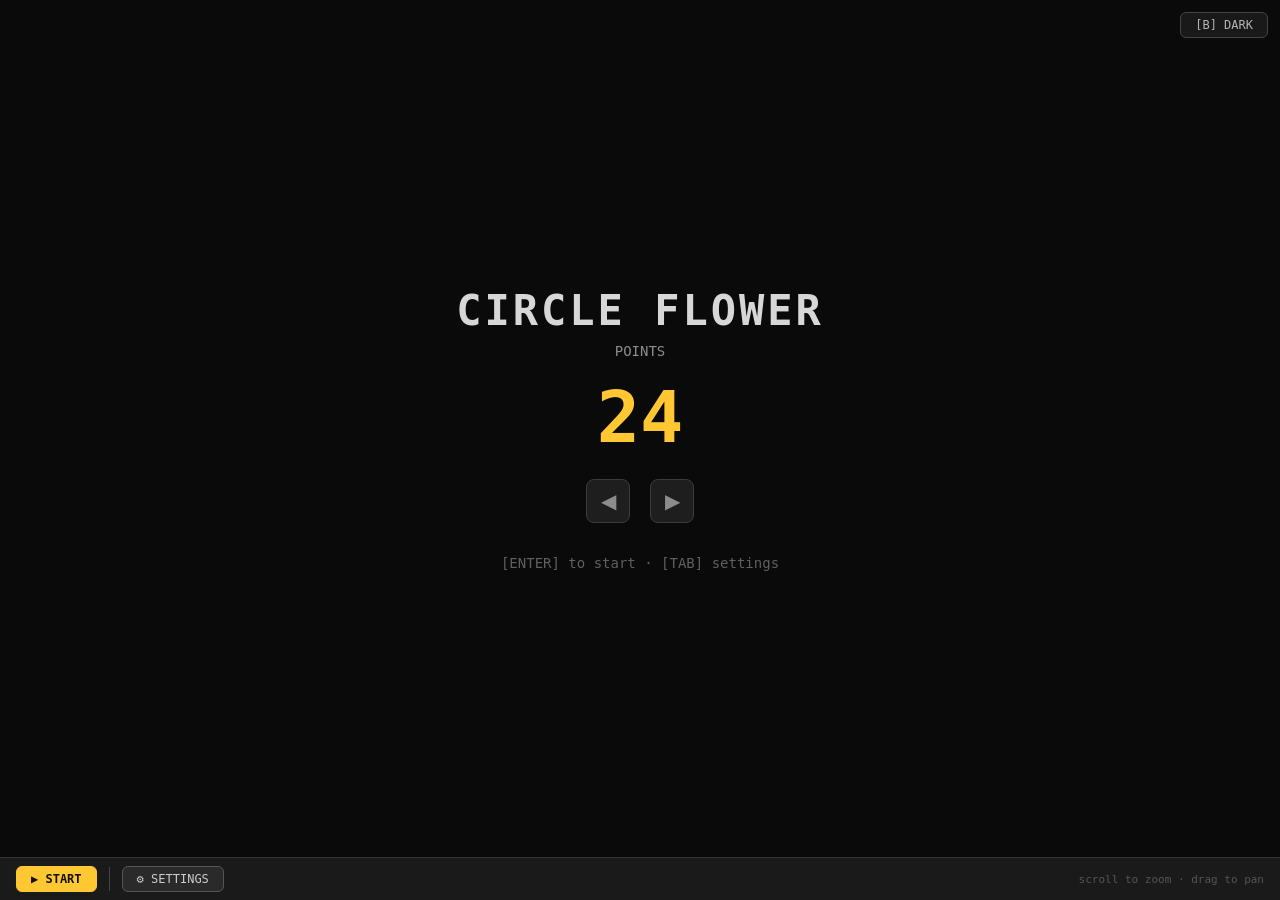
<file: draw-circles/one-circle.html>
<!DOCTYPE html>
<html lang="en">
<head>
<meta charset="UTF-8">
<meta name="viewport" content="width=device-width, initial-scale=1.0">
<title>Circle Flower</title>
<style>
*{margin:0;padding:0;box-sizing:border-box}
html,body{width:100%;height:100%;overflow:hidden;font-family:monospace}
body{display:flex;flex-direction:column;background:#0a0a0a;color:#ccc}
#canvas-wrap{flex:1;position:relative;overflow:hidden}
#canvas-wrap canvas{display:block;width:100%;height:100%;position:absolute;top:0;left:0}
#intro{position:absolute;top:0;left:0;width:100%;height:100%;display:flex;flex-direction:column;align-items:center;justify-content:center;pointer-events:none}
#intro>*{pointer-events:auto}
.intro-title{font-size:42px;font-weight:bold;color:#d7d7d7;letter-spacing:3px;margin-bottom:8px}
.intro-pts{font-size:14px;color:#8c8c8c;margin-bottom:16px}
.intro-count{font-size:72px;font-weight:bold;margin-bottom:20px;color:#ffc832}
.intro-btn{width:44px;height:44px;border-radius:8px;background:#1e1e1e;border:1px solid #3c3c3c;color:#8c8c8c;font-size:20px;cursor:pointer;display:inline-flex;align-items:center;justify-content:center;transition:.15s}
.intro-btn:hover{background:#2a2a2a;border-color:#ffc832;color:#ffc832}
.intro-row{display:flex;align-items:center;gap:20px;margin-bottom:24px}
.intro-hint{font-size:14px;color:#5f5f5f;margin-top:8px}
#ui{display:flex;align-items:center;gap:12px;padding:8px 16px;background:#1a1a1a;border-top:1px solid #333;flex-wrap:wrap;user-select:none}
#ui button{padding:5px 14px;font:12px monospace;background:#2a2a2a;color:#ccc;border:1px solid #555;border-radius:6px;cursor:pointer;transition:.15s}
#ui button:hover{background:#3a3a3a;color:#ffc832;border-color:#ffc832}
#ui button.prim{background:#ffc832;color:#111;border-color:#ffc832;font-weight:bold}
#ui button.prim:hover{background:#ffd966}
#ui .sep{width:1px;height:24px;background:#444}
#theme-btn{position:absolute;top:12px;right:12px;padding:5px 14px;font:12px monospace;background:#191919;color:#b4b4b4;border:1px solid #444;border-radius:6px;cursor:pointer;z-index:10;transition:.15s}
#theme-btn:hover{color:#ffc832;border-color:#ffc832}
#hud{position:absolute;top:56px;left:14px;font:13px monospace;color:#828282;line-height:1.8;pointer-events:none;z-index:5}
#complete-overlay{position:absolute;top:0;left:0;width:100%;height:100%;background:rgba(0,0,0,.72);display:none;flex-direction:column;align-items:center;justify-content:center;z-index:20;pointer-events:none}
#complete-overlay>*{pointer-events:auto}
.complete-title{font-size:22px;font-weight:bold;color:#ffc832;margin-bottom:20px;letter-spacing:2px}
.complete-actions{display:flex;gap:14px;margin-bottom:14px}
.complete-actions button{padding:10px 24px;font:14px monospace;font-weight:bold;background:#2a2a2a;color:#ccc;border:1px solid #666;border-radius:8px;cursor:pointer;transition:.15s}
.complete-actions button:hover{background:#3a3a3a;color:#ffc832;border-color:#ffc832}
#export-msg{font:14px monospace;color:#8c8;margin-top:12px}
#complete-overlay{display:none}
#settings-overlay{position:absolute;top:0;left:0;width:100%;height:100%;background:rgba(0,0,0,.72);display:none;flex-direction:column;align-items:center;justify-content:center;z-index:30;pointer-events:none}
#settings-overlay>*{pointer-events:auto}
.settings-panel{background:#121212;border:1px solid #3c3c3c;border-radius:10px;padding:20px 28px;width:420px;max-width:92%}
.settings-title{font-size:18px;font-weight:bold;color:#ffc832;text-align:center;margin-bottom:14px;letter-spacing:2px}
.settings-row{display:flex;align-items:center;padding:6px 0;border-bottom:1px solid #222;min-height:36px}
.settings-row:last-child{border:none}
.settings-label{font-size:13px;color:#d7d7d7;flex:1}
.settings-control{display:flex;align-items:center;gap:8px}
.settings-control input[type=range]{width:100px;accent-color:#ffc832}
.settings-control .val{font-size:13px;color:#ffc832;min-width:44px;text-align:right}
.settings-toggle{position:relative;width:36px;height:20px;cursor:pointer}
.settings-toggle input{opacity:0;width:0;height:0}
.settings-toggle .slider{position:absolute;inset:0;background:#323232;border-radius:20px;transition:.2s}
.settings-toggle .slider::before{content:'';position:absolute;left:3px;top:3px;width:14px;height:14px;background:#888;border-radius:50%;transition:.2s}
.settings-toggle input:checked+.slider{background:#50dc78}
.settings-toggle input:checked+.slider::before{background:#fff;transform:translateX(16px)}
.settings-hint{font-size:11px;color:#464646;text-align:center;margin-top:12px}
</style>
</head>
<body>
<div id="canvas-wrap">
  <canvas id="b"></canvas>
  <canvas id="c"></canvas>
  <div id="intro">
    <div class="intro-title">CIRCLE FLOWER</div>
    <div class="intro-pts">POINTS</div>
    <div class="intro-count" id="countDisplay">24</div>
    <div class="intro-row">
      <button class="intro-btn" id="btnDec">◀</button>
      <button class="intro-btn" id="btnInc">▶</button>
    </div>
    <div class="intro-hint" id="enterHint">[ENTER] to start  ·  [TAB] settings</div>
  </div>
  <button id="theme-btn">[B] DARK</button>
  <div id="hud"></div>
  <div id="complete-overlay">
    <div class="complete-title">✦ COMPLETE ✦</div>
    <div class="complete-actions">
      <button id="choice-menu">← MENU</button>
      <button id="choice-look">LOOK AROUND</button>
      <button id="choice-png">EXPORT PNG</button>
      <button id="choice-svg">EXPORT SVG</button>
    </div>
    <div id="export-msg"></div>
  </div>
  <div id="settings-overlay">
    <div class="settings-panel">
      <div class="settings-title">SETTINGS</div>
      <div class="settings-row">
        <span class="settings-label">color scheme</span>
        <div class="settings-control">
          <span style="color:#5f5f5f;cursor:pointer" id="s-scheme-prev">◀</span>
          <span class="val" id="s-scheme-val" style="min-width:60px">rainbow</span>
          <span style="color:#5f5f5f;cursor:pointer" id="s-scheme-next">▶</span>
        </div>
      </div>
      <div class="settings-row">
        <span class="settings-label">main radius</span>
        <div class="settings-control">
          <input type="range" id="s-radius" min="80" max="500" value="350" step="10">
          <span class="val" id="s-radius-val">350px</span>
        </div>
      </div>
      <div class="settings-row">
        <span class="settings-label">speed</span>
        <div class="settings-control">
          <input type="range" id="s-speed" min="0.25" max="8" value="1" step="0.25">
          <span class="val" id="s-speed-val">1.00x</span>
        </div>
      </div>
      <div class="settings-row">
        <span class="settings-label">show circle count</span>
        <div class="settings-control">
          <label class="settings-toggle">
            <input type="checkbox" id="s-show-cc" checked>
            <span class="slider"></span>
          </label>
        </div>
      </div>
      <div class="settings-row">
        <span class="settings-label">show progress bar</span>
        <div class="settings-control">
          <label class="settings-toggle">
            <input type="checkbox" id="s-show-pb" checked>
            <span class="slider"></span>
          </label>
        </div>
      </div>
      <div class="settings-hint">[TAB] or [ENTER] back  ·  arrows to adjust</div>
    </div>
  </div>
</div>
<div id="ui">
  <button id="start-btn" class="prim">▶ START</button>
  <button id="pause-btn" style="display:none">▐▐ PAUSE</button>
  <button id="restart-btn" style="display:none">↺ RESTART</button>
  <button id="menu-btn" style="display:none">← MENU</button>
  <div class="sep"></div>
  <button id="settings-btn">⚙ SETTINGS</button>
  <span style="font:11px monospace;color:#555;margin-left:auto">scroll to zoom · drag to pan</span>
</div>

<script>
const HALF_PI = Math.PI / 2;
const TAU = 2 * Math.PI;
const COLOR_SCHEMES = ["rainbow","warm","cool","mono","sunset"];
const SCHEME_FNS = {
  rainbow: h => hsl(h, 1, 0.5),
  warm:    h => hsl(h * 0.15, 0.9, 0.5),
  cool:    h => hsl(0.5 + h * 0.3, 0.9, 0.5),
  mono:    () => [199,199,199],
  sunset:  h => hsl(h * 0.12, 0.8 + 0.2 * h, 0.5 + 0.1 * h),
};

function hsl(h, s, l) {
  s = Math.min(1, s); l = Math.min(1, l);
  const c = (1 - Math.abs(2 * l - 1)) * s;
  const x = c * (1 - Math.abs((h * 6) % 2 - 1));
  const m = l - c / 2;
  let r, g, b;
  if (h < 1/6) { r = c; g = x; b = 0; }
  else if (h < 2/6) { r = x; g = c; b = 0; }
  else if (h < 3/6) { r = 0; g = c; b = x; }
  else if (h < 4/6) { r = 0; g = x; b = c; }
  else if (h < 5/6) { r = x; g = 0; b = c; }
  else { r = c; g = 0; b = x; }
  return [Math.round((r+m)*255), Math.round((g+m)*255), Math.round((b+m)*255)];
}

function getColor(idx, total, scheme) {
  const fn = SCHEME_FNS[scheme] || SCHEME_FNS.rainbow;
  return fn(idx / Math.max(total, 1));
}

const canvasFg = document.getElementById('c');
const ctxFg = canvasFg.getContext('2d');
const canvasBg = document.getElementById('b');
const ctxBg = canvasBg.getContext('2d');
const wrap = document.getElementById('canvas-wrap');
let W, H, cx, cy;
let _staticCircleCount = 0;

function _invalidateCache() {
  _staticCircleCount = 0;
}

function _initCanvases() {
  const rect = wrap.getBoundingClientRect();
  const dpr = window.devicePixelRatio || 1;
  W = rect.width; H = rect.height;
  for (const c of [canvasBg, canvasFg]) {
    c.width = W * dpr;
    c.height = H * dpr;
    c.style.width = W + 'px';
    c.style.height = H + 'px';
  }
  ctxFg.setTransform(dpr, 0, 0, dpr, 0, 0);
  ctxBg.setTransform(dpr, 0, 0, dpr, 0, 0);
  cx = W / 2; cy = H / 2;
  _invalidateCache();
}

function _redrawStatic() {
  const dpr = window.devicePixelRatio || 1;
  ctxBg.setTransform(dpr, 0, 0, dpr, 0, 0);
  ctxBg.fillStyle = getBG();
  ctxBg.fillRect(0, 0, W, H);
  const total = state.circles.length;
  for (const c of state.finishedCircles) {
    const col = getColor(c.idx, total, state.scheme);
    ctxBg.beginPath();
    ctxBg.arc(c.center[0], c.center[1], c.radius, 0, TAU);
    ctxBg.strokeStyle = `rgb(${col[0]},${col[1]},${col[2]})`;
    ctxBg.lineWidth = 2;
    ctxBg.stroke();
  }
  ctxBg.lineWidth = 1;
  _staticCircleCount = state.finishedCircles.length;
}

function resize() {
  _initCanvases();
  _redrawStatic();
}
window.addEventListener('resize', resize);

const state = {
  pointCount: 24, mainRadius: 350, speed: 1.0, scheme: "rainbow",
  showCC: true, showPB: true, dark: true,
  running: false, paused: false, done: false, lookMode: false,
  stage: -1,
  mainProg: 0, points: [], circles: [],
  visiblePoints: 0, pointTimer: 0,
  curCircle: 0, curProg: 0, finishedCircles: [],
};

function midpoint(a, b) { return [(a[0]+b[0])/2, (a[1]+b[1])/2]; }
function dist(a, b) { return Math.hypot(a[0]-b[0], a[1]-b[1]); }
function circleFromPoints(a, b) {
  return { center: midpoint(a, b), radius: dist(a, b) / 2 };
}

function build() {
  const n = state.pointCount;
  const pts = [];
  for (let i = 0; i < n; i++) {
    const a = -HALF_PI + TAU * i / n;
    pts.push([cx + state.mainRadius * Math.cos(a), cy + state.mainRadius * Math.sin(a)]);
  }
  state.points = pts;
  state.circles = pts.map(p => circleFromPoints([cx, cy], p));
}

function getBG() { return state.dark ? '#0a0a0a' : '#f5f0eb'; }

const bgAnim = {
  t0: 0, frameId: null,
  start() {
    this.t0 = performance.now();
    if (this.frameId) return;
    const tick = t => this.tick(t);
    this.frameId = requestAnimationFrame(tick);
  },
  stop() {
    if (this.frameId) { cancelAnimationFrame(this.frameId); this.frameId = null; }
  },
  tick(now) {
    if (!state.running && !state.done && !state.lookMode) this.draw((now - this.t0) / 1000);
    if (!state.running && !state.done && !state.lookMode) {
      this.frameId = requestAnimationFrame(t => this.tick(t));
    } else {
      this.frameId = null;
    }
  },
  draw(t) {
    ctxFg.fillStyle = getBG(); ctxFg.fillRect(0, 0, W, H);
    const r = 180 + 15 * Math.sin(t * 0.6);
    for (let i = 0; i < 4; i++) {
      ctxFg.beginPath(); ctxFg.arc(cx, cy, r * (1 - i * 0.15), 0, TAU);
      ctxFg.strokeStyle = state.dark ? 'rgba(40,40,40,0.9)' : 'rgba(200,200,200,0.5)'; ctxFg.stroke();
    }
    const n = state.pointCount;
    const pts = [];
    for (let i = 0; i < n; i++) {
      const a = -HALF_PI + TAU * i / n;
      pts.push([cx + r * Math.cos(a), cy + r * Math.sin(a)]);
    }
    for (const [px, py] of pts) {
      const mx = (cx + px) / 2, my = (cy + py) / 2, mr = Math.hypot(px - cx, py - cy) / 2;
      ctxFg.beginPath(); ctxFg.arc(mx, my, mr, 0, TAU);
      ctxFg.strokeStyle = state.dark ? 'rgba(65,65,65,0.7)' : 'rgba(180,180,180,0.5)'; ctxFg.stroke();
      ctxFg.beginPath(); ctxFg.arc(px, py, 4, 0, TAU);
      ctxFg.fillStyle = '#ffc832'; ctxFg.fill();
    }
    ctxFg.beginPath(); ctxFg.arc(cx, cy, 4, 0, TAU);
    ctxFg.fillStyle = '#ffc832'; ctxFg.fill();
    const phase = (t % 3) / 3;
    const waveR = r * (1 + phase * 2);
    ctxFg.beginPath(); ctxFg.arc(cx, cy, waveR, 0, TAU);
    ctxFg.strokeStyle = `rgba(255,220,50,${Math.round((1 - phase) * 40)})`; ctxFg.stroke();
  },
};

function drawCircle(center, radius, color) {
  ctxFg.beginPath(); ctxFg.arc(center[0], center[1], Math.max(radius, 0), 0, TAU);
  ctxFg.strokeStyle = color; ctxFg.lineWidth = 2; ctxFg.stroke(); ctxFg.lineWidth = 1;
}
function drawArc(center, radius, sweep, color) {
  if (sweep <= 0) return;
  ctxFg.beginPath(); ctxFg.arc(center[0], center[1], Math.max(radius, 0), 0, TAU * sweep);
  ctxFg.strokeStyle = color; ctxFg.lineWidth = 2; ctxFg.stroke(); ctxFg.lineWidth = 1;
}
function drawDot(pt, color, rad) {
  ctxFg.beginPath(); ctxFg.arc(pt[0], pt[1], rad || 5, 0, TAU);
  ctxFg.fillStyle = color; ctxFg.fill();
}

function render() {
  const dpr = window.devicePixelRatio || 1;
  ctxFg.setTransform(dpr, 0, 0, dpr, 0, 0);
  ctxFg.clearRect(0, 0, W, H);

  // Draw new circles to static canvas once
  if (_staticCircleCount < state.finishedCircles.length) {
    const newCircles = state.finishedCircles.slice(_staticCircleCount);
    const total = state.circles.length;
    for (const c of newCircles) {
      const col = getColor(c.idx, total, state.scheme);
      ctxBg.beginPath();
      ctxBg.arc(c.center[0], c.center[1], c.radius, 0, TAU);
      ctxBg.strokeStyle = `rgb(${col[0]},${col[1]},${col[2]})`;
      ctxBg.lineWidth = 2;
      ctxBg.stroke();
    }
    ctxBg.lineWidth = 1;
    _staticCircleCount = state.finishedCircles.length;
  }

  const total = state.circles.length;
  if (state.stage === 2 && state.curCircle < state.circles.length) {
    const c = state.circles[state.curCircle];
    const col = getColor(state.curCircle, total, state.scheme);
    drawArc(c.center, c.radius, state.curProg / 360, `rgb(${col[0]},${col[1]},${col[2]})`);
  }
  if (state.stage >= 0) {
    drawArc([cx, cy], state.mainRadius, Math.min(1, state.mainProg / 360), '#fff');
  }
  if (state.stage >= 1) {
    for (let i = 0; i < state.visiblePoints; i++) {
      drawDot(state.points[i], '#fff', 5);
    }
  }
  if (state.stage >= 0) drawDot([cx, cy], '#ffc832', 6);
  const lines = [];
  if (state.showCC) {
    const extra = (state.stage === 2 && state.curCircle < state.circles.length) ? 1 : 0;
    lines.push(`circles  ${state.finishedCircles.length + extra} / ${total}`);
  }
  if (state.showPB) {
    let pct = 0;
    if (state.stage === 0) pct = state.mainProg / 360 * 5;
    else if (state.stage === 1) pct = 5 + state.visiblePoints / Math.max(state.points.length, 1) * 10;
    else if (state.stage === 2) pct = 15 + state.curCircle / Math.max(total, 1) * 85;
    else if (state.stage === 3) pct = 100;
    lines.push(`progress  ${pct.toFixed(1)}%`);
  }
  lines.push('speed  ' + state.speed.toFixed(2) + 'x');
  document.getElementById('hud').textContent = lines.join('\n');
}

let animFrameId = null;
let lastTime = 0;

function startAnimation() {
  state.running = true; state.paused = false; state.done = false; state.lookMode = false;
  state.stage = 0; state.mainProg = 0; state.visiblePoints = 0;
  state.pointTimer = 0; state.curCircle = 0; state.curProg = 0;
  state.finishedCircles = [];
  _staticCircleCount = 0;
  _redrawStatic();
  build();
  document.getElementById('intro').style.display = 'none';
  document.getElementById('start-btn').textContent = '■ STOP';
  document.getElementById('start-btn').classList.remove('prim');
  document.getElementById('pause-btn').style.display = '';
  document.getElementById('pause-btn').textContent = '▐▐ PAUSE';
  document.getElementById('restart-btn').style.display = 'none';
  document.getElementById('menu-btn').style.display = 'none';
  document.getElementById('complete-overlay').style.display = 'none';
  bgAnim.stop();
  lastTime = performance.now();
  animFrameId = requestAnimationFrame(tick);
}

function tick(now) {
  if (!state.running) return;
  if (state.paused) {
    lastTime = now;
    animFrameId = requestAnimationFrame(tick);
    render();
    return;
  }
  const dt = Math.min((now - lastTime) / 1000, 0.05);
  lastTime = now;
  const speed = state.speed;
  if (state.stage === 0) {
    state.mainProg += 240 * speed * dt;
    if (state.mainProg >= 360) { state.mainProg = 360; state.stage = 1; }
  } else if (state.stage === 1) {
    state.pointTimer += dt;
    if (state.pointTimer >= 0.02 / speed) {
      state.pointTimer = 0;
      state.visiblePoints = Math.min(state.visiblePoints + 1, state.points.length);
      if (state.visiblePoints >= state.points.length) state.stage = 2;
    }
  } else if (state.stage === 2) {
    if (state.curCircle < state.circles.length) {
      state.curProg += 240 * speed * dt;
      if (state.curProg >= 360) {
        state.finishedCircles.push({ ...state.circles[state.curCircle], idx: state.curCircle });
        state.curCircle++;
        state.curProg = 0;
      }
    } else {
      state.stage = 3; state.done = true; state.running = false;
      finish(); return;
    }
  }
  render();
  animFrameId = requestAnimationFrame(tick);
}

function finish() {
  document.getElementById('start-btn').textContent = '↺ RESTART';
  document.getElementById('start-btn').classList.add('prim');
  document.getElementById('pause-btn').style.display = 'none';
  document.getElementById('restart-btn').style.display = '';
  document.getElementById('menu-btn').style.display = '';
  document.getElementById('complete-overlay').style.display = 'flex';
  document.getElementById('export-msg').textContent = '';
}

function stopAnimation() {
  state.running = false; state.done = false; state.paused = false;
  if (animFrameId) { cancelAnimationFrame(animFrameId); animFrameId = null; }
  _staticCircleCount = 0;
  const dpr = window.devicePixelRatio || 1;
  ctxBg.setTransform(dpr, 0, 0, dpr, 0, 0);
  ctxBg.clearRect(0, 0, W, H);
  document.getElementById('start-btn').textContent = '▶ START';
  document.getElementById('start-btn').classList.add('prim');
  document.getElementById('pause-btn').style.display = 'none';
  document.getElementById('restart-btn').style.display = 'none';
  document.getElementById('menu-btn').style.display = 'none';
  document.getElementById('complete-overlay').style.display = 'none';
  document.getElementById('intro').style.display = '';
  bgAnim.start();
}

function exitLook() {
  state.lookMode = false;
  document.getElementById('menu-btn').style.display = state.done ? '' : 'none';
  if (state.done) document.getElementById('complete-overlay').style.display = 'flex';
  else stopAnimation();
}

function rgbHex(r, g, b) { return '#' + [r, g, b].map(c => Math.round(c).toString(16).padStart(2, '0')).join(''); }

function exportPNG() {
  render();
  canvasBg.toBlob(blob => {
    const url = URL.createObjectURL(blob);
    const a = document.createElement('a'); a.href = url; a.download = 'circle_flower.png';
    document.body.appendChild(a); a.click(); document.body.removeChild(a);
    setTimeout(() => URL.revokeObjectURL(url), 1000);
    showMsg('PNG saved ✓');
  });
}

function exportSVG() {
  const { points, circles, finishedCircles, mainRadius, scheme } = state;
  const total = circles.length;
  const lines = [
    '<?xml version="1.0" encoding="UTF-8"?>',
    `<svg xmlns="http://www.w3.org/2000/svg" width="${W}" height="${H}" viewBox="0 0 ${W} ${H}">`,
    `<rect width="${W}" height="${H}" fill="${getBG()}"/>`,
    `<clipPath id="m"><circle cx="${cx}" cy="${cy}" r="${mainRadius}"/></clipPath>`,
    `<g clip-path="url(#m)">`,
  ];
  for (const c of finishedCircles) {
    const col = getColor(c.idx, total, state.scheme);
    const hex = rgbHex(col[0], col[1], col[2]);
    lines.push(`  <circle cx="${c.center[0]}" cy="${c.center[1]}" r="${c.radius}" fill="none" stroke="${hex}" stroke-width="2"/>`);
  }
  lines.push('</g>');
  lines.push(`<circle cx="${cx}" cy="${cy}" r="${mainRadius}" fill="none" stroke="#fff" stroke-width="3"/>`);
  lines.push(`<circle cx="${cx}" cy="${cy}" r="6" fill="#ffc832"/>`);
  for (const p of points) lines.push(`<circle cx="${p[0]}" cy="${p[1]}" r="5" fill="#fff"/>`);
  lines.push('</svg>');
  const blob = new Blob([lines.join('\n')], { type: 'image/svg+xml' });
  const url = URL.createObjectURL(blob);
  const a = document.createElement('a'); a.href = url; a.download = 'circle_flower.svg';
  document.body.appendChild(a); a.click(); document.body.removeChild(a);
  setTimeout(() => URL.revokeObjectURL(url), 1000);
  showMsg('SVG saved ✓');
}

function showMsg(m) {
  const el = document.getElementById('export-msg');
  el.textContent = m; setTimeout(() => el.textContent = '', 2000);
}

// Look mode
let lookPanX = 0, lookPanY = 0, lookZoom = 1, lookDragging = false, lookDragStart = null;

function enterLook() {
  state.lookMode = true;
  document.getElementById('complete-overlay').style.display = 'none';
  document.getElementById('menu-btn').style.display = '';
  lookPanX = 0; lookPanY = 0; lookZoom = 1;
  renderLook();
}

function renderLook() {
  const dpr = window.devicePixelRatio || 1;
  ctxFg.setTransform(dpr, 0, 0, dpr, 0, 0);
  ctxFg.fillStyle = getBG(); ctxFg.fillRect(0, 0, W, H);
  const total = state.circles.length;
  ctxFg.save();
  ctxFg.translate(lookPanX * dpr, lookPanY * dpr);
  ctxFg.scale(lookZoom, lookZoom);
  for (const c of state.finishedCircles) {
    const col = getColor(c.idx, total, state.scheme);
    ctxFg.beginPath(); ctxFg.arc(c.center[0], c.center[1], c.radius, 0, TAU);
    ctxFg.strokeStyle = `rgb(${col[0]},${col[1]},${col[2]})`; ctxFg.stroke();
  }
  ctxFg.beginPath(); ctxFg.arc(cx, cy, state.mainRadius, 0, TAU);
  ctxFg.strokeStyle = '#fff'; ctxFg.lineWidth = 3; ctxFg.stroke(); ctxFg.lineWidth = 1;
  ctxFg.beginPath(); ctxFg.arc(cx, cy, 6, 0, TAU);
  ctxFg.fillStyle = '#ffc832'; ctxFg.fill();
  for (const p of state.points) {
    ctxFg.beginPath(); ctxFg.arc(p[0], p[1], 5, 0, TAU);
    ctxFg.fillStyle = '#fff'; ctxFg.fill();
  }
  ctxFg.restore();
  // hint
  ctxFg.fillStyle = state.dark ? '#888' : '#aaa';
  ctxFg.font = '14px monospace';
  ctxFg.textAlign = 'center';
  ctxFg.fillText('drag to pan  ·  scroll to zoom  ·  ESC to exit', W / 2, 28);
}

// UI controls
document.getElementById('btnDec').addEventListener('click', () => {
  state.pointCount = Math.max(2, state.pointCount - 1);
  document.getElementById('countDisplay').textContent = state.pointCount;
});
document.getElementById('btnInc').addEventListener('click', () => {
  state.pointCount = Math.min(100, state.pointCount + 1);
  document.getElementById('countDisplay').textContent = state.pointCount;
});
document.getElementById('start-btn').addEventListener('click', () => {
  if (state.running) { stopAnimation(); return; }
  if (state.done) { stopAnimation(); return; }
  startAnimation();
});
document.getElementById('pause-btn').addEventListener('click', () => {
  state.paused = !state.paused;
  document.getElementById('pause-btn').textContent = state.paused ? '▶ PLAY' : '▐▐ PAUSE';
});
document.getElementById('restart-btn').addEventListener('click', stopAnimation);
document.getElementById('menu-btn').addEventListener('click', () => {
  if (state.lookMode) { exitLook(); return; }
  stopAnimation();
});
document.getElementById('choice-menu').addEventListener('click', stopAnimation);
document.getElementById('choice-look').addEventListener('click', enterLook);
document.getElementById('choice-png').addEventListener('click', exportPNG);
document.getElementById('choice-svg').addEventListener('click', exportSVG);

document.getElementById('theme-btn').addEventListener('click', () => {
  state.dark = !state.dark;
  document.getElementById('theme-btn').textContent = state.dark ? '[B] DARK' : '[B] LIGHT';
  document.body.style.background = state.dark ? '#0a0a0a' : '#f5f0eb';
  _invalidateCache();
  if (state.lookMode) renderLook();
  else if (state.done || state.running) { _redrawStatic(); render(); }
  else { ctxFg.fillStyle = getBG(); ctxFg.fillRect(0, 0, W, H); }
});

// Settings
const settingsOverlay = document.getElementById('settings-overlay');
document.getElementById('settings-btn').addEventListener('click', () => { settingsOverlay.style.display = 'flex'; });
settingsOverlay.addEventListener('click', e => { if (e.target === settingsOverlay) settingsOverlay.style.display = 'none'; });

const sSchemeVal = document.getElementById('s-scheme-val');
document.getElementById('s-scheme-prev').addEventListener('click', () => {
  const i = (COLOR_SCHEMES.indexOf(state.scheme) - 1 + COLOR_SCHEMES.length) % COLOR_SCHEMES.length;
  state.scheme = COLOR_SCHEMES[i]; sSchemeVal.textContent = state.scheme;
  _redrawStatic(); render();
});
document.getElementById('s-scheme-next').addEventListener('click', () => {
  const i = (COLOR_SCHEMES.indexOf(state.scheme) + 1) % COLOR_SCHEMES.length;
  state.scheme = COLOR_SCHEMES[i]; sSchemeVal.textContent = state.scheme;
  _redrawStatic(); render();
});
const sRadius = document.getElementById('s-radius');
const sRadiusVal = document.getElementById('s-radius-val');
sRadius.addEventListener('input', () => { state.mainRadius = +sRadius.value; sRadiusVal.textContent = state.mainRadius + 'px'; });
const sSpeed = document.getElementById('s-speed');
const sSpeedVal = document.getElementById('s-speed-val');
sSpeed.addEventListener('input', () => { state.speed = +sSpeed.value; sSpeedVal.textContent = state.speed.toFixed(2) + 'x'; });
document.getElementById('s-show-cc').addEventListener('change', function() { state.showCC = this.checked; });
document.getElementById('s-show-pb').addEventListener('change', function() { state.showPB = this.checked; });

// Keyboard
document.addEventListener('keydown', e => {
  if (e.key === 'b' || e.key === 'B') { document.getElementById('theme-btn').click(); return; }
  if (e.key === 'Tab') {
    e.preventDefault();
    if (settingsOverlay.style.display === 'flex') settingsOverlay.style.display = 'none';
    else if (!state.running && !state.done) settingsOverlay.style.display = 'flex';
    return;
  }
  if (e.key === 'Escape') {
    if (state.lookMode) { exitLook(); return; }
    if (state.done || state.running) { stopAnimation(); return; }
  }
  if (e.key === 'p' || e.key === 'P') {
    if (state.running) { document.getElementById('pause-btn').click(); return; }
  }
  if (e.key === '[' && state.running) {
    state.speed = Math.max(0.25, Math.round((state.speed - 0.25) * 100) / 100);
  }
  if (e.key === ']' && state.running) {
    state.speed = Math.min(8.0, Math.round((state.speed + 0.25) * 100) / 100);
  }
  if (e.key === 'Enter' && !state.running && !state.done) { startAnimation(); return; }
  if (!state.running && !state.done) {
    if (e.key === 'ArrowRight' || e.key === 'd' || e.key === 'D') {
      state.pointCount = Math.min(100, state.pointCount + 1);
      document.getElementById('countDisplay').textContent = state.pointCount;
    }
    if (e.key === 'ArrowLeft' || e.key === 'a' || e.key === 'A') {
      state.pointCount = Math.max(2, state.pointCount - 1);
      document.getElementById('countDisplay').textContent = state.pointCount;
    }
  }
});

canvas.addEventListener('wheel', e => {
  e.preventDefault();
  if (state.lookMode) {
    lookZoom = Math.max(0.1, Math.min(10, lookZoom * (e.deltaY < 0 ? 1.1 : 0.9)));
    renderLook();
  } else if (state.running || state.done) {
    // no zoom in normal mode unless look
  }
}, { passive: false });

canvas.addEventListener('mousedown', e => {
  if (e.button !== 0 || !state.lookMode) return;
  lookDragging = true;
  lookDragStart = { x: e.clientX, y: e.clientY, px: lookPanX, py: lookPanY };
    canvasFg.style.cursor = 'grabbing';
});
window.addEventListener('mousemove', e => {
  if (!lookDragging || !state.lookMode) return;
  lookPanX = lookDragStart.px + e.clientX - lookDragStart.x;
  lookPanY = lookDragStart.py + e.clientY - lookDragStart.y;
  renderLook();
});
window.addEventListener('mouseup', () => {
  if (lookDragging) { lookDragging = false; canvasFg.style.cursor = ''; }
});

resize();
bgAnim.start();
</script>
</body>
</html>
</file>
